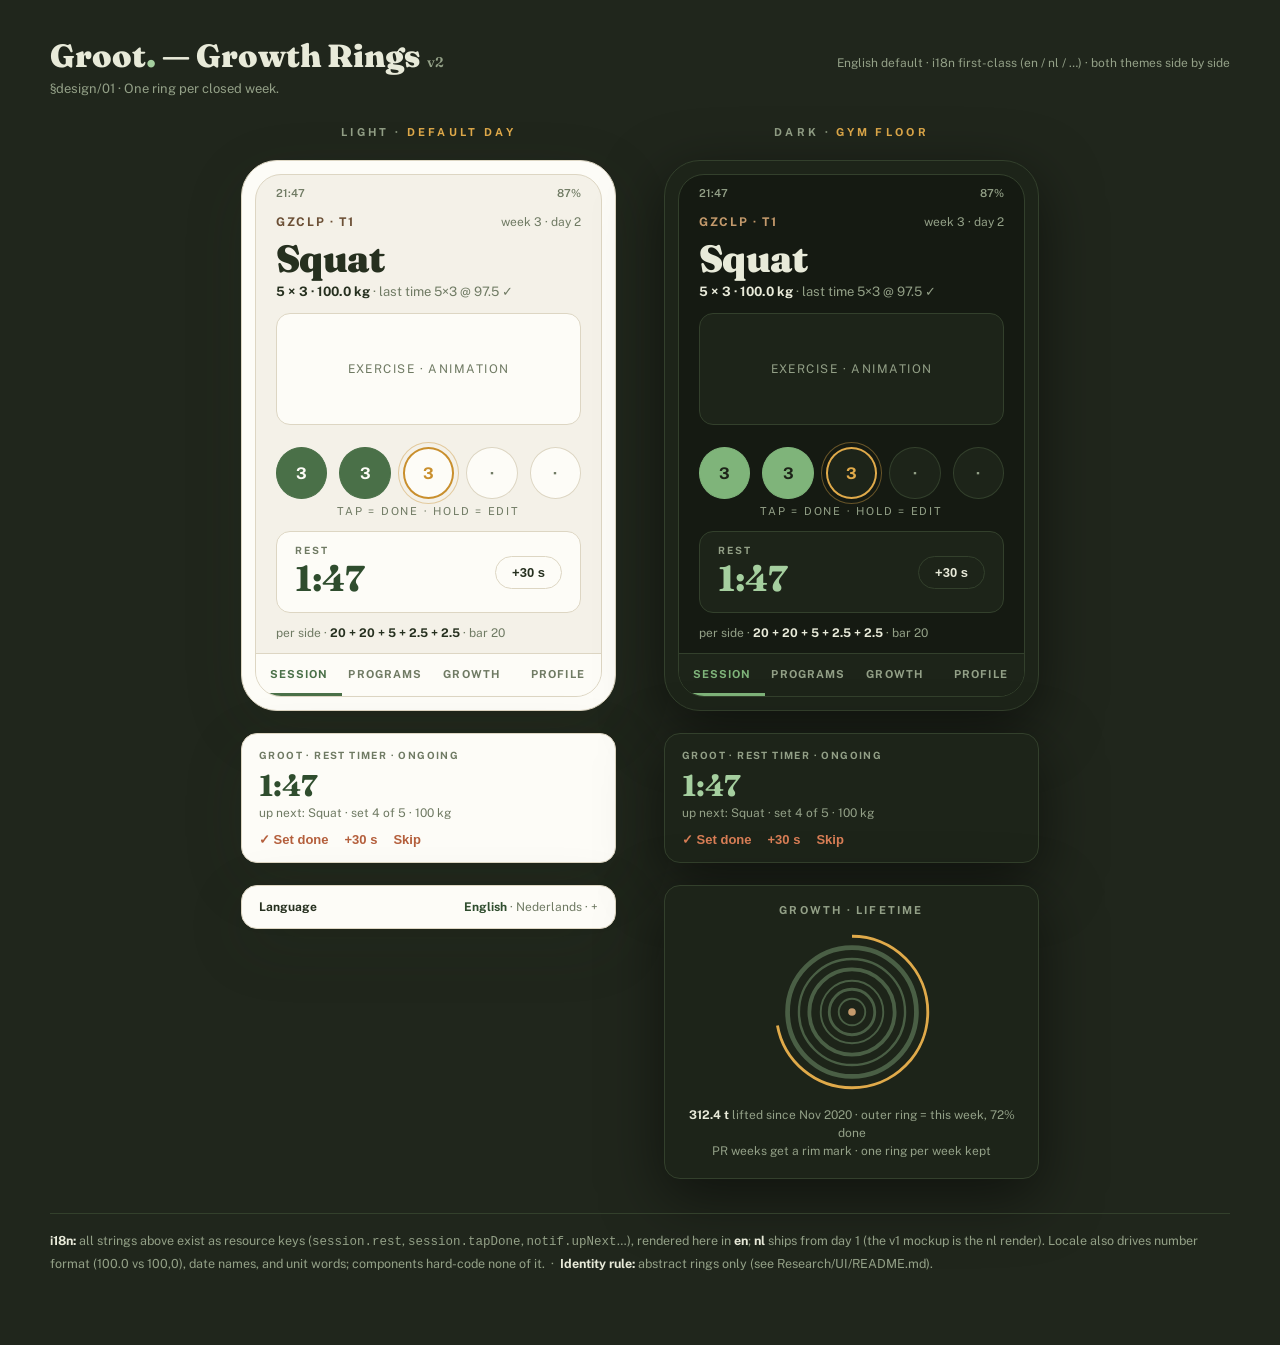
<file: design/growth-rings.html>
<!doctype html>
<html lang="en">
<head>
<meta charset="utf-8">
<meta name="viewport" content="width=device-width, initial-scale=1">
<title>Groot — Growth Rings v2 (EN · light + dark)</title>
<link rel="preconnect" href="https://fonts.googleapis.com">
<link href="https://fonts.googleapis.com/css2?family=Fraunces:opsz,wght@9..144,500;9..144,700;9..144,900&family=Public+Sans:wght@400;600;700&display=swap" rel="stylesheet">
<style>
/* page chrome (neutral, so both themes read true) */
*{margin:0;padding:0;box-sizing:border-box}
body{background:#20261c;color:#e8ead9;font-family:"Public Sans",sans-serif;min-height:100vh;
  display:flex;flex-direction:column;align-items:center;padding:36px 16px 72px}
.pagehead{width:100%;max-width:1180px;margin-bottom:6px;display:flex;justify-content:space-between;align-items:baseline;flex-wrap:wrap;gap:8px}
.pagehead h1{font-family:"Fraunces",serif;font-weight:900;font-size:32px}
.pagehead h1 span{color:#a5cf9f}
.pagehead .meta{font-size:12px;color:#93a087}
.pagesub{width:100%;max-width:1180px;font-size:13px;color:#93a087;margin-bottom:30px}
.duo{display:flex;gap:48px;flex-wrap:wrap;justify-content:center;align-items:flex-start}

/* theme scopes — same tokens, two values */
.theme-light{
  --bg:#f4f1e8; --card:#fdfcf7; --line:#ddd6c3;
  --ink:#26301f; --dim:#6f7a63;
  --moss:#4a7048; --moss-deep:#2f4d2e; --bark:#6b4f35; --amber:#c98f2d; --clay:#b45f3c;
  --ring:#8aa385; --shadow:0 18px 60px rgba(38,48,31,.16);
}
.theme-dark{
  --bg:#151a12; --card:#1d2419; --line:#33402c;
  --ink:#e8ead9; --dim:#93a087;
  --moss:#7fb47a; --moss-deep:#a5cf9f; --bark:#c49a6c; --amber:#e0aa4a; --clay:#d97e56;
  --ring:#4a5f45; --shadow:0 18px 60px rgba(0,0,0,.5);
}
.col{display:flex;flex-direction:column;gap:22px;align-items:center}
.collabel{font-size:11px;font-weight:700;letter-spacing:.3em;text-transform:uppercase;color:#93a087}
.collabel b{color:#e0aa4a}

.phone{width:375px;background:var(--card);border:1px solid var(--line);border-radius:36px;padding:13px;box-shadow:var(--shadow)}
.screen{border-radius:26px;overflow:hidden;background:var(--bg);border:1px solid var(--line);color:var(--ink)}
.statusbar{display:flex;justify-content:space-between;padding:12px 20px 4px;font-size:11px;font-weight:600;color:var(--dim)}
.appbar{padding:12px 20px 0;display:flex;justify-content:space-between;align-items:baseline}
.appbar .prog{font-size:12px;font-weight:700;letter-spacing:.14em;color:var(--bark);text-transform:uppercase}
.appbar .day{font-size:12px;color:var(--dim)}
.exname{padding:6px 20px 0;font-family:"Fraunces",serif;font-weight:900;font-size:38px;letter-spacing:-.015em}
.exmeta{padding:2px 20px 14px;font-size:13px;color:var(--dim)}
.exmeta b{color:var(--ink);font-weight:700}
.gif{margin:0 20px;height:112px;border:1px solid var(--line);border-radius:14px;background:var(--card);
  display:flex;align-items:center;justify-content:center;color:var(--dim);font-size:12px;letter-spacing:.12em;text-transform:uppercase}
.sets{display:flex;gap:12px;justify-content:center;padding:22px 20px 6px}
.set{width:52px;height:52px;border-radius:50%;display:flex;align-items:center;justify-content:center;
  font-weight:700;font-size:16px;border:1.5px solid var(--line);color:var(--dim);background:var(--card)}
.set.done{border-color:var(--moss);background:var(--moss);color:var(--card)}
.set.active{border:2px solid var(--amber);color:var(--amber);position:relative}
.set.active::after{content:"";position:absolute;inset:-7px;border:1.5px solid var(--amber);border-radius:50%;opacity:.4;animation:grow 1.8s infinite}
@keyframes grow{0%{transform:scale(.85);opacity:.55}100%{transform:scale(1.12);opacity:0}}
.setlabel{text-align:center;font-size:11px;color:var(--dim);letter-spacing:.16em;text-transform:uppercase;padding-bottom:14px}
.timer{margin:0 20px;border-radius:14px;background:var(--card);border:1px solid var(--line);
  padding:12px 18px;display:flex;align-items:center;justify-content:space-between}
.timer .t{font-family:"Fraunces",serif;font-weight:700;font-size:36px;font-variant-numeric:tabular-nums;color:var(--moss-deep)}
.timer .lbl{font-size:10px;font-weight:700;letter-spacing:.2em;color:var(--dim);text-transform:uppercase}
.plus{background:none;border:1px solid var(--line);border-radius:999px;color:var(--ink);
  padding:8px 16px;font-weight:700;font-size:13px;cursor:pointer}
.plates{margin:13px 20px;font-size:12px;color:var(--dim)}
.plates b{color:var(--ink);font-weight:700}
.nav{display:flex;border-top:1px solid var(--line);margin-top:12px;background:var(--card)}
.nav div{flex:1;text-align:center;padding:14px 0 16px;font-size:11px;font-weight:700;letter-spacing:.1em;color:var(--dim);text-transform:uppercase}
.nav .on{color:var(--moss);box-shadow:inset 0 -3px 0 var(--moss)}

.notif{width:375px;background:var(--card);border:1px solid var(--line);border-radius:16px;padding:15px 17px;box-shadow:var(--shadow);color:var(--ink)}
.notif .app{font-size:10px;font-weight:700;letter-spacing:.14em;color:var(--dim);text-transform:uppercase;margin-bottom:6px}
.notif .big{font-family:"Fraunces",serif;font-weight:700;font-size:30px;color:var(--moss-deep)}
.notif .sub{font-size:12px;color:var(--dim);margin-top:2px}
.actions{display:flex;gap:16px;margin-top:12px}
.actions button{background:none;border:none;color:var(--clay);font-weight:700;font-size:13px;cursor:pointer;padding:0}

.growth{width:375px;background:var(--card);border:1px solid var(--line);border-radius:16px;padding:18px;text-align:center;color:var(--ink);box-shadow:var(--shadow)}
.growth h3{font-size:11px;font-weight:700;letter-spacing:.2em;color:var(--dim);text-transform:uppercase;margin-bottom:2px}
.growth .cap{font-size:12px;color:var(--dim);line-height:1.5}
.growth .cap b{color:var(--ink)}
.lang{width:375px;background:var(--card);border:1px solid var(--line);border-radius:16px;padding:14px 17px;color:var(--ink);box-shadow:var(--shadow);display:flex;justify-content:space-between;align-items:center}
.lang .k{font-size:12px;font-weight:700}
.lang .v{font-size:12px;color:var(--dim)}
.lang .v b{color:var(--moss-deep);font-weight:700}
.footnote{width:100%;max-width:1180px;margin-top:34px;font-size:12.5px;color:#93a087;line-height:1.7;border-top:1px solid #33402c;padding-top:16px}
.footnote b{color:#e8ead9}
</style>
</head>
<body>
<div class="pagehead">
  <h1>Groot<span>.</span> — Growth Rings <small style="font-size:14px;font-weight:600;color:#93a087">v2</small></h1>
  <div class="meta">English default · i18n first-class (en / nl / …) · both themes side by side</div>
</div>
<div class="pagesub">§design/01 · One ring per closed week.</div>

<div class="duo">
  <!-- LIGHT -->
  <div class="col theme-light">
    <div class="collabel">Light · <b>default day</b></div>
    <div class="phone"><div class="screen">
      <div class="statusbar"><span>21:47</span><span>87%</span></div>
      <div class="appbar"><span class="prog">GZCLP · T1</span><span class="day">week 3 · day 2</span></div>
      <div class="exname">Squat</div>
      <div class="exmeta"><b>5 × 3 · 100.0 kg</b> · last time 5×3 @ 97.5 ✓</div>
      <div class="gif">exercise · animation</div>
      <div class="sets">
        <div class="set done">3</div><div class="set done">3</div>
        <div class="set active">3</div><div class="set">·</div><div class="set">·</div>
      </div>
      <div class="setlabel">tap = done · hold = edit</div>
      <div class="timer"><div><div class="lbl">rest</div><div class="t">1:47</div></div><button class="plus">+30 s</button></div>
      <div class="plates">per side · <b>20 + 20 + 5 + 2.5 + 2.5</b> · bar 20</div>
      <div class="nav"><div class="on">Session</div><div>Programs</div><div>Growth</div><div>Profile</div></div>
    </div></div>
    <div class="notif">
      <div class="app">Groot · rest timer · ongoing</div>
      <div class="big">1:47</div>
      <div class="sub">up next: Squat · set 4 of 5 · 100 kg</div>
      <div class="actions"><button>✓ Set done</button><button>+30 s</button><button>Skip</button></div>
    </div>
    <div class="lang"><span class="k">Language</span><span class="v"><b>English</b> · Nederlands · +</span></div>
  </div>

  <!-- DARK -->
  <div class="col theme-dark">
    <div class="collabel">Dark · <b>gym floor</b></div>
    <div class="phone"><div class="screen">
      <div class="statusbar"><span>21:47</span><span>87%</span></div>
      <div class="appbar"><span class="prog">GZCLP · T1</span><span class="day">week 3 · day 2</span></div>
      <div class="exname">Squat</div>
      <div class="exmeta"><b>5 × 3 · 100.0 kg</b> · last time 5×3 @ 97.5 ✓</div>
      <div class="gif">exercise · animation</div>
      <div class="sets">
        <div class="set done">3</div><div class="set done">3</div>
        <div class="set active">3</div><div class="set">·</div><div class="set">·</div>
      </div>
      <div class="setlabel">tap = done · hold = edit</div>
      <div class="timer"><div><div class="lbl">rest</div><div class="t">1:47</div></div><button class="plus">+30 s</button></div>
      <div class="plates">per side · <b>20 + 20 + 5 + 2.5 + 2.5</b> · bar 20</div>
      <div class="nav"><div class="on">Session</div><div>Programs</div><div>Growth</div><div>Profile</div></div>
    </div></div>
    <div class="notif">
      <div class="app">Groot · rest timer · ongoing</div>
      <div class="big">1:47</div>
      <div class="sub">up next: Squat · set 4 of 5 · 100 kg</div>
      <div class="actions"><button>✓ Set done</button><button>+30 s</button><button>Skip</button></div>
    </div>
    <div class="growth">
      <h3>Growth · lifetime</h3>
      <svg width="180" height="180" viewBox="0 0 190 190" style="margin:4px auto 0">
        <g fill="none" stroke="var(--ring)" stroke-width="2">
          <circle cx="95" cy="95" r="14"/><circle cx="95" cy="95" r="24" stroke-width="3"/>
          <circle cx="95" cy="95" r="33"/><circle cx="95" cy="95" r="45" stroke-width="4"/>
          <circle cx="95" cy="95" r="56" stroke-width="2.5"/><circle cx="95" cy="95" r="68" stroke-width="5"/>
        </g>
        <circle cx="95" cy="95" r="80" fill="none" stroke="var(--amber)" stroke-width="3"
          stroke-dasharray="502" stroke-dashoffset="140" transform="rotate(-90 95 95)"/>
        <circle cx="95" cy="95" r="4" fill="var(--bark)"/>
      </svg>
      <div class="cap"><b>312.4 t</b> lifted since Nov 2020 · outer ring = this week, 72% done<br>PR weeks get a rim mark · one ring per week kept</div>
    </div>
  </div>
</div>

<div class="footnote">
  <b>i18n:</b> all strings above exist as resource keys (<code>session.rest</code>, <code>session.tapDone</code>,
  <code>notif.upNext</code>…), rendered here in <b>en</b>; <b>nl</b> ships from day 1 (the v1 mockup is the nl render).
  Locale also drives number format (100.0 vs 100,0), date names, and unit words; components hard-code none of it.
  &nbsp;·&nbsp; <b>Identity rule:</b> abstract rings only (see Research/UI/README.md).
</div>
</body>
</html>
</file>
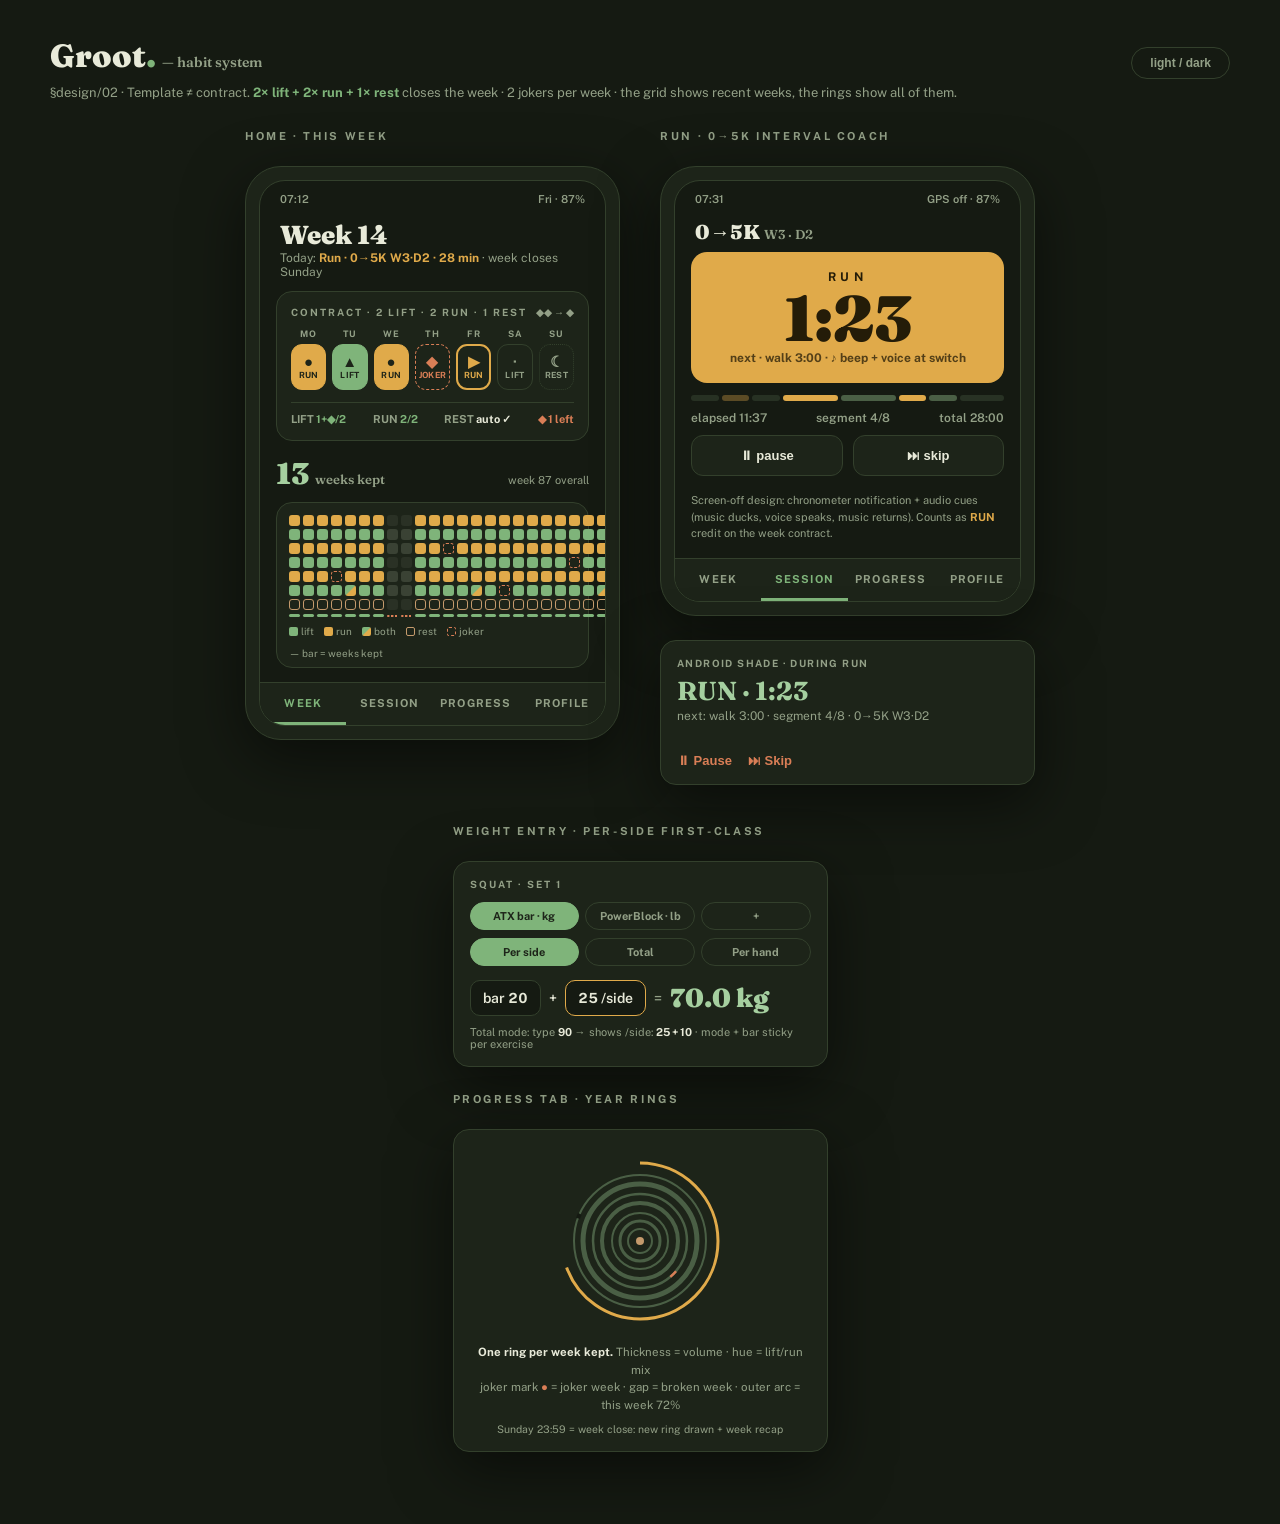
<file: design/habit-rings.html>
<!doctype html>
<html lang="en" data-theme="dark">
<head>
<meta charset="utf-8">
<meta name="viewport" content="width=device-width, initial-scale=1">
<title>Groot — Habit System (contract · grid · rings)</title>
<link rel="preconnect" href="https://fonts.googleapis.com">
<link href="https://fonts.googleapis.com/css2?family=Fraunces:opsz,wght@9..144,500;9..144,700;9..144,900&family=Public+Sans:wght@400;600;700&display=swap" rel="stylesheet">
<style>
:root, [data-theme="light"]{
  --bg:#f4f1e8; --card:#fdfcf7; --line:#ddd6c3;
  --ink:#26301f; --dim:#6f7a63;
  --moss:#4a7048; --moss-deep:#2f4d2e; --bark:#6b4f35; --amber:#c98f2d; --clay:#b45f3c;
  --ring:#8aa385; --wither:#c9c2ae; --shadow:0 18px 60px rgba(38,48,31,.14);
}
[data-theme="dark"]{
  --bg:#151a12; --card:#1d2419; --line:#33402c;
  --ink:#e8ead9; --dim:#93a087;
  --moss:#7fb47a; --moss-deep:#a5cf9f; --bark:#c49a6c; --amber:#e0aa4a; --clay:#d97e56;
  --ring:#4a5f45; --wither:#3a4234; --shadow:0 18px 60px rgba(0,0,0,.5);
}
*{margin:0;padding:0;box-sizing:border-box}
body{background:var(--bg);color:var(--ink);font-family:"Public Sans",sans-serif;min-height:100vh;
  display:flex;flex-direction:column;align-items:center;padding:36px 16px 72px;transition:background .3s}
.serif{font-family:"Fraunces",serif}
header{width:100%;max-width:1180px;display:flex;justify-content:space-between;align-items:baseline;margin-bottom:6px}
header h1{font-family:"Fraunces",serif;font-weight:900;font-size:32px}
header h1 span{color:var(--moss)}
.toggle{background:none;border:1px solid var(--line);color:var(--dim);border-radius:999px;
  padding:8px 18px;font-weight:600;font-size:12px;cursor:pointer}
.toggle:hover{border-color:var(--moss);color:var(--moss)}
.sub{width:100%;max-width:1180px;font-size:13px;color:var(--dim);margin-bottom:30px}
.sub b{color:var(--moss)}
.stage{display:flex;gap:40px;flex-wrap:wrap;justify-content:center;align-items:flex-start;max-width:1180px}
.col{display:flex;flex-direction:column;gap:24px;width:375px}
.label{font-size:11px;font-weight:700;letter-spacing:.24em;color:var(--dim);text-transform:uppercase}

/* ============ phone ============ */
.phone{background:var(--card);border:1px solid var(--line);border-radius:36px;padding:13px;box-shadow:var(--shadow)}
.screen{border-radius:26px;overflow:hidden;background:var(--bg);border:1px solid var(--line)}
.statusbar{display:flex;justify-content:space-between;padding:12px 20px 4px;font-size:11px;font-weight:600;color:var(--dim)}
.htitle{padding:10px 20px 0;font-family:"Fraunces",serif;font-weight:900;font-size:26px}
.hsub{padding:0 20px 12px;font-size:12px;color:var(--dim)}
.hsub b{color:var(--amber);font-weight:700}

/* contract card */
.contract{margin:0 16px;background:var(--card);border:1px solid var(--line);border-radius:16px;padding:14px}
.contract h4{font-size:10px;font-weight:700;letter-spacing:.2em;color:var(--dim);text-transform:uppercase;margin-bottom:10px;display:flex;justify-content:space-between}
.contract h4 .jokers{letter-spacing:0}
.days{display:flex;gap:6px}
.day{flex:1;text-align:center}
.day .dn{font-size:9px;font-weight:700;color:var(--dim);letter-spacing:.08em;margin-bottom:5px}
.slot{height:46px;border-radius:11px;border:1.5px solid var(--line);display:flex;flex-direction:column;
  align-items:center;justify-content:center;gap:1px;font-size:8.5px;font-weight:700;letter-spacing:.04em;color:var(--dim)}
.slot .ic{font-size:15px;line-height:1}
.slot.wl{background:var(--moss);border-color:var(--moss);color:var(--card)}
.slot.run{background:var(--amber);border-color:var(--amber);color:var(--card)}
.slot.joker{border-color:var(--clay);color:var(--clay);border-style:dashed}
.slot.today{border:2px solid var(--amber);color:var(--amber);animation:pulse 1.8s infinite}
@keyframes pulse{0%,100%{box-shadow:0 0 0 0 transparent}50%{box-shadow:0 0 0 5px rgba(224,170,74,.15)}}
.slot.rest{border-style:dotted}
.meter{display:flex;gap:14px;margin-top:12px;padding-top:10px;border-top:1px solid var(--line);
  font-size:11px;font-weight:700;color:var(--dim);justify-content:space-between}
.meter b{color:var(--ink)}
.meter .ok{color:var(--moss)}
.meter .warn{color:var(--clay)}

/* streak + grid */
.streak{margin:14px 16px 0;display:flex;align-items:baseline;justify-content:space-between}
.streak .n{font-family:"Fraunces",serif;font-weight:900;font-size:30px;color:var(--moss-deep)}
.streak .n small{font-size:13px;color:var(--dim);font-weight:600}
.streak .age{font-size:11px;color:var(--dim)}
.grid{margin:10px 16px 6px;background:var(--card);border:1px solid var(--line);border-radius:16px;padding:12px 12px 8px}
.gridrows{display:grid;grid-template-rows:repeat(7,1fr);grid-auto-flow:column;gap:3px;justify-content:start}
.cell{width:11px;height:11px;border-radius:3px;background:var(--wither);opacity:0;animation:sprout .3s forwards}
@keyframes sprout{from{transform:scale(.3);opacity:0}to{transform:scale(1);opacity:1}}
.cell.wl{background:var(--moss)} .cell.run{background:var(--amber)}
.cell.both{background:linear-gradient(135deg,var(--moss) 49%,var(--amber) 51%)}
.cell.rest{background:transparent;border:1.5px solid var(--bark)}
.cell.joker{background:transparent;border:1.5px dashed var(--clay)}
.cell.dead{background:var(--wither);opacity:.45 !important}
.vine{display:grid;grid-auto-flow:column;gap:3px;margin-top:4px;justify-content:start}
.vine i{width:11px;height:3px;border-radius:2px;background:var(--moss);display:block}
.vine i.gap{background:transparent;border-top:2px dotted var(--clay);height:0;margin-top:1px}
.gridcap{font-size:10px;color:var(--dim);margin-top:8px;display:flex;gap:10px;flex-wrap:wrap}
.gridcap i{display:inline-block;width:9px;height:9px;border-radius:2px;margin-right:3px;vertical-align:-1px}
.nav{display:flex;border-top:1px solid var(--line);margin-top:14px;background:var(--card)}
.nav div{flex:1;text-align:center;padding:14px 0 16px;font-size:11px;font-weight:700;letter-spacing:.1em;color:var(--dim);text-transform:uppercase}
.nav .on{color:var(--moss);box-shadow:inset 0 -3px 0 var(--moss)}

/* ============ run screen ============ */
.runstate{margin:8px 16px 0;border-radius:16px;background:var(--amber);color:#241c08;padding:18px;text-align:center}
.runstate .st{font-size:12px;font-weight:700;letter-spacing:.34em}
.runstate .t{font-family:"Fraunces",serif;font-weight:900;font-size:64px;line-height:1.05;font-variant-numeric:tabular-nums}
.runstate .nxt{font-size:12px;font-weight:700;opacity:.75}
.segbar{display:flex;gap:3px;margin:12px 16px 0}
.segbar i{height:6px;border-radius:3px;flex-grow:1}
.segbar .w{background:var(--ring)} .segbar .r{background:var(--amber)}
.segbar .done{opacity:.35}
.runmeta{margin:10px 16px;display:flex;justify-content:space-between;font-size:12px;color:var(--dim);font-weight:600}
.runbtns{display:flex;gap:10px;margin:4px 16px 16px}
.runbtns button{flex:1;padding:12px 0;border-radius:12px;border:1px solid var(--line);background:var(--card);
  color:var(--ink);font-weight:700;font-size:13px;cursor:pointer}

/* ============ side widgets ============ */
.widget{background:var(--card);border:1px solid var(--line);border-radius:16px;padding:16px;box-shadow:var(--shadow)}
.widget h4{font-size:10px;font-weight:700;letter-spacing:.2em;color:var(--dim);text-transform:uppercase;margin-bottom:12px}
.modes{display:flex;gap:6px;margin-bottom:14px}
.modes span{flex:1;text-align:center;font-size:11px;font-weight:700;padding:7px 0;border-radius:999px;border:1px solid var(--line);color:var(--dim)}
.modes .on{background:var(--moss);border-color:var(--moss);color:var(--card)}
.entry{display:flex;align-items:center;gap:8px;font-size:14px;font-weight:600}
.chip{border:1px solid var(--line);border-radius:10px;padding:9px 12px;background:var(--bg)}
.chip b{font-variant-numeric:tabular-nums}
.chip.sel{border-color:var(--amber)}
.eq{color:var(--dim)}
.total{font-family:"Fraunces",serif;font-weight:900;font-size:26px;color:var(--moss-deep)}
.hint{font-size:11px;color:var(--dim);margin-top:10px}
.hint b{color:var(--ink)}
.notif .app{font-size:10px;font-weight:700;letter-spacing:.14em;color:var(--dim);text-transform:uppercase;margin-bottom:6px}
.notif .big{font-family:"Fraunces",serif;font-weight:700;font-size:26px;color:var(--moss-deep)}
.notif .sub{font-size:12px;color:var(--dim);margin-top:2px}
.actions{display:flex;gap:16px;margin-top:10px}
.actions button{background:none;border:none;color:var(--clay);font-weight:700;font-size:13px;cursor:pointer;padding:0}
.ringcard{text-align:center}
.ringcap{font-size:11.5px;color:var(--dim);line-height:1.55;margin-top:4px}
.ringcap b{color:var(--ink)}
.legend{font-size:10.5px;color:var(--dim);margin-top:8px}
</style>
</head>
<body>
<header>
  <h1>Groot<span>.</span> <small style="font-size:14px;font-weight:600;color:var(--dim)">— habit system</small></h1>
  <button class="toggle" onclick="document.documentElement.dataset.theme=document.documentElement.dataset.theme==='dark'?'light':'dark'">light / dark</button>
</header>
<div class="sub">§design/02 · Template ≠ contract. <b>2× lift + 2× run + 1× rest</b> closes the week · 2 jokers per week · the grid shows recent weeks, the rings show all of them.</div>

<div class="stage">

  <!-- COLUMN 1: home / this week -->
  <div class="col">
    <div class="label">Home · this week</div>
    <div class="phone"><div class="screen">
      <div class="statusbar"><span>07:12</span><span>Fri · 87%</span></div>
      <div class="htitle">Week 14</div>
      <div class="hsub">Today: <b>Run · 0→5K W3·D2 · 28 min</b> · week closes Sunday</div>

      <div class="contract">
        <h4><span>Contract · 2 lift · 2 run · 1 rest</span><span class="jokers">◆◆ → ◆</span></h4>
        <div class="days">
          <div class="day"><div class="dn">MO</div><div class="slot run"><span class="ic">●</span>RUN</div></div>
          <div class="day"><div class="dn">TU</div><div class="slot wl"><span class="ic">▲</span>LIFT</div></div>
          <div class="day"><div class="dn">WE</div><div class="slot run"><span class="ic">●</span>RUN</div></div>
          <div class="day"><div class="dn">TH</div><div class="slot joker"><span class="ic">◆</span>JOKER</div></div>
          <div class="day"><div class="dn">FR</div><div class="slot today"><span class="ic">▶</span>RUN</div></div>
          <div class="day"><div class="dn">SA</div><div class="slot"><span class="ic">·</span>LIFT</div></div>
          <div class="day"><div class="dn">SU</div><div class="slot rest"><span class="ic">☾</span>REST</div></div>
        </div>
        <div class="meter">
          <span>LIFT <b class="ok">1+◆/2</b></span>
          <span>RUN <b class="ok">2/2</b></span>
          <span>REST <b>auto ✓</b></span>
          <span class="warn">◆ 1 left</span>
        </div>
      </div>

      <div class="streak">
        <div class="n">13 <small>weeks kept</small></div>
        <div class="age">week 87 overall</div>
      </div>

      <div class="grid">
        <div class="gridrows" id="grid"></div>
        <div class="vine" id="vine"></div>
        <div class="gridcap">
          <span><i style="background:var(--moss)"></i>lift</span>
          <span><i style="background:var(--amber)"></i>run</span>
          <span><i style="background:linear-gradient(135deg,var(--moss) 49%,var(--amber) 51%)"></i>both</span><!-- geometric legend, no leaf shapes -->
          <span><i style="border:1.5px solid var(--bark)"></i>rest</span>
          <span><i style="border:1.5px dashed var(--clay)"></i>joker</span>
          <span>— bar = weeks kept</span>
        </div>
      </div>

      <div class="nav"><div class="on">Week</div><div>Session</div><div>Progress</div><div>Profile</div></div>
    </div></div>
  </div>

  <!-- COLUMN 2: run screen -->
  <div class="col">
    <div class="label">Run · 0→5K interval coach</div>
    <div class="phone"><div class="screen">
      <div class="statusbar"><span>07:31</span><span>GPS off · 87%</span></div>
      <div class="htitle" style="font-size:20px">0→5K <span style="color:var(--dim);font-weight:600;font-size:13px">W3 · D2</span></div>
      <div class="runstate">
        <div class="st">RUN</div>
        <div class="t">1:23</div>
        <div class="nxt">next · walk 3:00 · ♪ beep + voice at switch</div>
      </div>
      <div class="segbar">
        <i class="w done"></i><i class="r done"></i><i class="w done"></i><i class="r" style="flex-grow:2"></i><i class="w" style="flex-grow:2"></i><i class="r"></i><i class="w"></i><i class="w done" style="flex-grow:1.6"></i>
      </div>
      <div class="runmeta"><span>elapsed 11:37</span><span>segment 4/8</span><span>total 28:00</span></div>
      <div class="runbtns"><button>⏸ pause</button><button>⏭ skip</button></div>
      <div style="margin:0 16px 16px;font-size:11px;color:var(--dim);line-height:1.5">
        Screen-off design: chronometer notification + audio cues (music ducks, voice speaks, music returns).
        Counts as <b style="color:var(--amber)">RUN</b> credit on the week contract.
      </div>
      <div class="nav"><div>Week</div><div class="on">Session</div><div>Progress</div><div>Profile</div></div>
    </div></div>

    <div class="widget notif">
      <div class="app">Android shade · during run</div>
      <div class="big">RUN · 1:23</div>
      <div class="sub">next: walk 3:00 · segment 4/8 · 0→5K W3·D2</div>
      <div class="actions"><button>⏸ Pause</button><button>⏭ Skip</button></div>
    </div>
  </div>

  <!-- COLUMN 3: weight entry + rings -->
  <div class="col">
    <div class="label">Weight entry · per-side first-class</div>
    <div class="widget">
      <h4>Squat · set 1</h4>
      <div class="modes" style="margin-bottom:8px"><span class="on">ATX bar · kg</span><span>PowerBlock · lb</span><span>+</span></div>
      <div class="modes"><span class="on">Per side</span><span>Total</span><span>Per hand</span></div>
      <div class="entry">
        <span class="chip">bar <b>20</b></span>
        <span>+</span>
        <span class="chip sel"><b>25</b> /side</span>
        <span class="eq">=</span>
        <span class="total">70.0 kg</span>
      </div>
      <div class="hint">Total mode: type <b>90</b> → shows /side: <b>25 + 10</b> · mode + bar sticky per exercise</div>
    </div>

    <div class="label" style="margin-top:2px">Progress tab · year rings</div>
    <div class="widget ringcard">
      <svg width="190" height="190" viewBox="0 0 190 190">
        <g fill="none" stroke="var(--ring)" stroke-width="2">
          <circle cx="95" cy="95" r="12"/><circle cx="95" cy="95" r="20" stroke-width="3"/>
          <circle cx="95" cy="95" r="28"/><circle cx="95" cy="95" r="38" stroke-width="4"/>
          <circle cx="95" cy="95" r="47" stroke-width="2.5"/><circle cx="95" cy="95" r="57" stroke-width="5"/>
          <circle cx="95" cy="95" r="66" stroke-width="2"/>
        </g>
        <!-- knot = joker week, gap = scar -->
        <circle cx="95" cy="95" r="47" fill="none" stroke="var(--clay)" stroke-width="2.5" stroke-dasharray="8 287" transform="rotate(40 95 95)"/>
        <circle cx="95" cy="95" r="66" fill="none" stroke="var(--bg)" stroke-width="4" stroke-dasharray="5 410" transform="rotate(200 95 95)"/>
        <circle cx="95" cy="95" r="78" fill="none" stroke="var(--amber)" stroke-width="3"
          stroke-dasharray="490" stroke-dashoffset="150" transform="rotate(-90 95 95)"/>
        <circle cx="95" cy="95" r="4" fill="var(--bark)"/>
      </svg>
      <div class="ringcap"><b>One ring per week kept.</b> Thickness = volume · hue = lift/run mix<br>
      joker mark <span style="color:var(--clay)">●</span> = joker week · gap = broken week · outer arc = this week 72%</div>
      <div class="legend">Sunday 23:59 = week close: new ring drawn + week recap</div>
    </div>
  </div>
</div>

<script>
// season grid: 26 weeks × 7 days, botanical github-style
const weeks = 26, grid = document.getElementById('grid'), vine = document.getElementById('vine');
// deterministic pattern: mostly kept weeks, one dead stretch, jokers sprinkled
const deadWeeks = [7,8]; const jokerDays = {3:4,11:2,15:5,20:3,24:3};
const plan = ['run','wl','run','wl','run','wl','rest']; // Mon..Sun template
let d = 0;
for (let w = 0; w < weeks; w++) {
  for (let day = 0; day < 7; day++) {
    const c = document.createElement('i');
    let cls = 'cell';
    if (deadWeeks.includes(w)) { cls += (day%3==0) ? ' dead' : ''; }
    else if (jokerDays[w] === day) cls += ' joker';
    else if (plan[day] === 'rest') cls += ' rest';
    else if (w % 9 === 4 && day === 5) cls += ' both';
    else cls += ' ' + plan[day];
    c.className = cls;
    c.style.animationDelay = (d++ * 6) + 'ms';
    grid.appendChild(c);
  }
  const v = document.createElement('i');
  if (deadWeeks.includes(w)) v.className = 'gap';
  vine.appendChild(v);
}
</script>
</body>
</html>
</file>
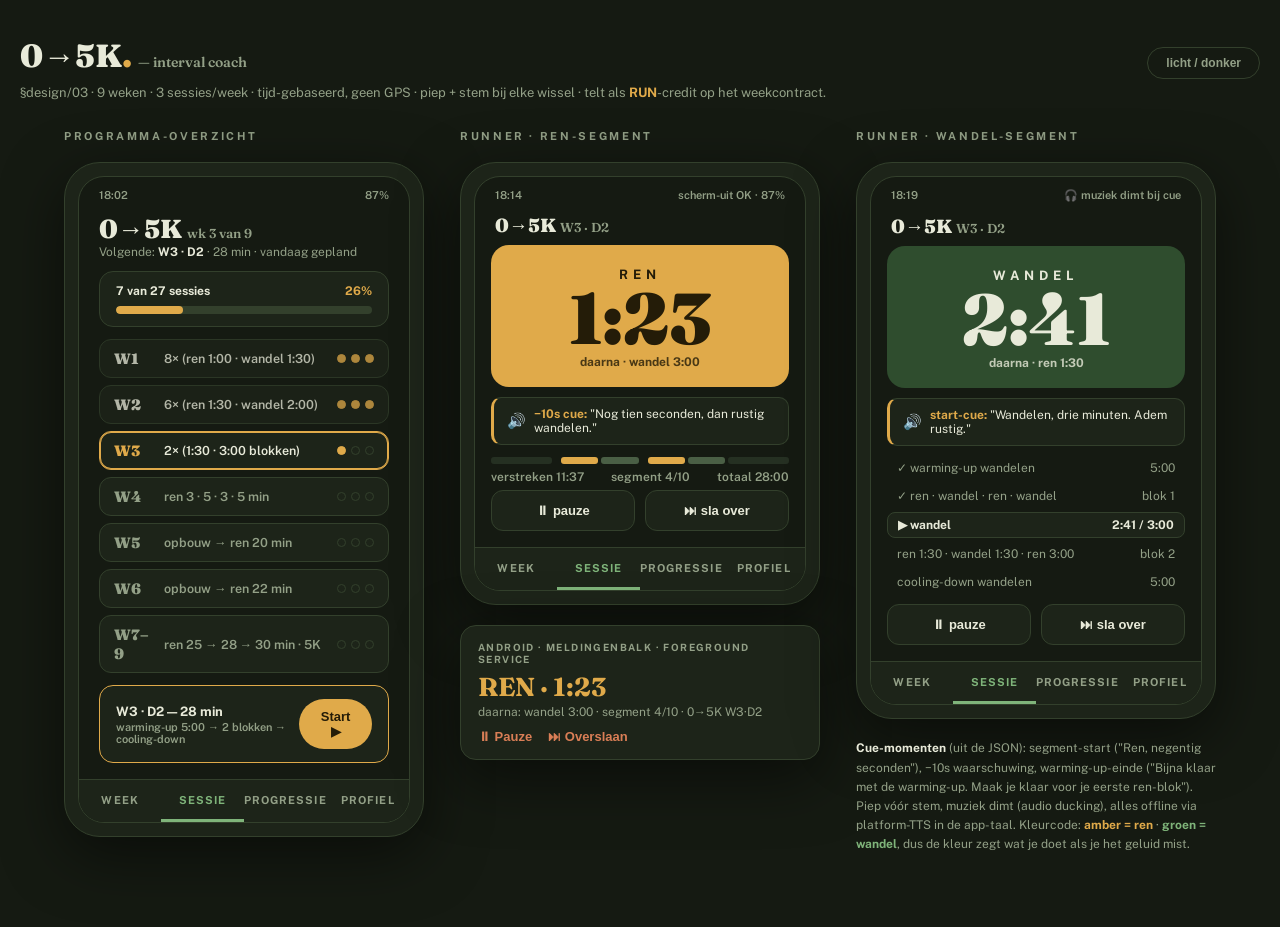
<file: design/run-05k.html>
<!doctype html>
<html lang="en" data-theme="dark">
<head>
<meta charset="utf-8">
<meta name="viewport" content="width=device-width, initial-scale=1">
<title>Groot — 0→5K mockup</title>
<link rel="preconnect" href="https://fonts.googleapis.com">
<link href="https://fonts.googleapis.com/css2?family=Fraunces:opsz,wght@9..144,500;9..144,700;9..144,900&family=Public+Sans:wght@400;600;700&display=swap" rel="stylesheet">
<style>
:root, [data-theme="light"]{
  --bg:#f4f1e8; --card:#fdfcf7; --line:#ddd6c3;
  --ink:#26301f; --dim:#6f7a63;
  --moss:#4a7048; --moss-deep:#2f4d2e; --bark:#6b4f35; --amber:#c98f2d; --clay:#b45f3c;
  --ring:#8aa385; --shadow:0 18px 60px rgba(38,48,31,.14);
  --run:#c98f2d; --run-ink:#241c08; --walk:#4a7048; --walk-ink:#f2f5ec;
}
[data-theme="dark"]{
  --bg:#151a12; --card:#1d2419; --line:#33402c;
  --ink:#e8ead9; --dim:#93a087;
  --moss:#7fb47a; --moss-deep:#a5cf9f; --bark:#c49a6c; --amber:#e0aa4a; --clay:#d97e56;
  --ring:#4a5f45; --shadow:0 18px 60px rgba(0,0,0,.5);
  --run:#e0aa4a; --run-ink:#241c08; --walk:#2f4d2e; --walk-ink:#e8ead9;
}
*{margin:0;padding:0;box-sizing:border-box}
body{background:var(--bg);color:var(--ink);font-family:"Public Sans",sans-serif;min-height:100vh;
  display:flex;flex-direction:column;align-items:center;padding:36px 16px 72px}
header{width:100%;max-width:1240px;display:flex;justify-content:space-between;align-items:baseline;margin-bottom:6px}
header h1{font-family:"Fraunces",serif;font-weight:900;font-size:32px}
header h1 span{color:var(--amber)}
.toggle{background:none;border:1px solid var(--line);color:var(--dim);border-radius:999px;
  padding:8px 18px;font-weight:600;font-size:12px;cursor:pointer}
.toggle:hover{border-color:var(--amber);color:var(--amber)}
.sub{width:100%;max-width:1240px;font-size:13px;color:var(--dim);margin-bottom:30px}
.sub b{color:var(--amber)}
.stage{display:flex;gap:36px;flex-wrap:wrap;justify-content:center;align-items:flex-start;max-width:1240px}
.col{display:flex;flex-direction:column;gap:20px;width:360px}
.label{font-size:11px;font-weight:700;letter-spacing:.24em;color:var(--dim);text-transform:uppercase}

.phone{background:var(--card);border:1px solid var(--line);border-radius:36px;padding:13px;box-shadow:var(--shadow)}
.screen{border-radius:26px;overflow:hidden;background:var(--bg);border:1px solid var(--line)}
.statusbar{display:flex;justify-content:space-between;padding:12px 20px 4px;font-size:11px;font-weight:600;color:var(--dim)}
.htitle{padding:8px 20px 0;font-family:"Fraunces",serif;font-weight:900;font-size:26px}
.htitle small{font-size:13px;font-weight:600;color:var(--dim)}
.hsub{padding:0 20px 12px;font-size:12px;color:var(--dim)}
.hsub b{color:var(--ink)}

/* overview */
.progressband{margin:0 20px 12px;background:var(--card);border:1px solid var(--line);border-radius:14px;padding:12px 16px}
.progressband .row{display:flex;justify-content:space-between;font-size:12px;font-weight:700;margin-bottom:8px}
.progressband .row b{color:var(--amber)}
.pbar{height:8px;border-radius:4px;background:var(--line);overflow:hidden}
.pbar i{display:block;height:100%;width:26%;background:var(--amber);border-radius:4px}
.weeks{margin:0 20px;display:flex;flex-direction:column;gap:7px}
.wk{display:flex;align-items:center;gap:12px;background:var(--card);border:1px solid var(--line);
  border-radius:12px;padding:9px 14px;font-size:12.5px;font-weight:600}
.wk .n{font-family:"Fraunces",serif;font-weight:900;font-size:15px;width:38px;color:var(--dim)}
.wk .what{flex:1;color:var(--dim)}
.wk .dots{display:flex;gap:5px}
.wk .dots i{width:9px;height:9px;border-radius:50%;border:1.5px solid var(--line)}
.wk .dots i.d{background:var(--amber);border-color:var(--amber)}
.wk.done{opacity:.75}
.wk.done .n,.wk.done .what{color:var(--ink)}
.wk.cur{border-color:var(--amber);box-shadow:inset 0 0 0 1px var(--amber)}
.wk.cur .n{color:var(--amber)}
.wk.cur .what{color:var(--ink)}
.nextcard{margin:12px 20px 16px;background:var(--card);border:1px solid var(--amber);border-radius:14px;padding:13px 16px;display:flex;justify-content:space-between;align-items:center}
.nextcard .t{font-size:13px;font-weight:700}
.nextcard .t small{display:block;font-size:11px;color:var(--dim);font-weight:600;margin-top:2px}
.gobtn{background:var(--amber);color:var(--run-ink);border:none;border-radius:999px;padding:10px 20px;
  font-weight:700;font-size:13px;cursor:pointer}
.nav{display:flex;border-top:1px solid var(--line);background:var(--card)}
.nav div{flex:1;text-align:center;padding:14px 0 16px;font-size:11px;font-weight:700;letter-spacing:.1em;color:var(--dim);text-transform:uppercase}
.nav .on{color:var(--moss);box-shadow:inset 0 -3px 0 var(--moss)}

/* runner */
.flood{margin:8px 16px 0;border-radius:18px;padding:22px 18px 18px;text-align:center}
.flood.runmode{background:var(--run);color:var(--run-ink)}
.flood.walkmode{background:var(--walk);color:var(--walk-ink)}
.flood .st{font-size:13px;font-weight:700;letter-spacing:.38em}
.flood .t{font-family:"Fraunces",serif;font-weight:900;font-size:72px;line-height:1.02;font-variant-numeric:tabular-nums}
.flood .nxt{font-size:12px;font-weight:700;opacity:.8}
.cue{margin:10px 16px 0;background:var(--card);border:1px solid var(--line);border-left:3px solid var(--amber);
  border-radius:10px;padding:9px 13px;font-size:12px;color:var(--ink);display:flex;gap:8px;align-items:center}
.cue b{color:var(--amber)}
.cue .spk{font-size:15px}
.segbar{display:flex;gap:3px;margin:12px 16px 0}
.segbar i{height:7px;border-radius:3px}
.segbar .w{background:var(--ring)} .segbar .r{background:var(--amber)}
.segbar .done{opacity:.32}
.seglist{margin:10px 16px;display:flex;flex-direction:column;gap:4px;font-size:12px;color:var(--dim)}
.seglist div{display:flex;justify-content:space-between;padding:5px 10px;border-radius:8px}
.seglist .cur{background:var(--card);border:1px solid var(--line);color:var(--ink);font-weight:700}
.runmeta{margin:6px 16px;display:flex;justify-content:space-between;font-size:12px;color:var(--dim);font-weight:600}
.runbtns{display:flex;gap:10px;margin:4px 16px 16px}
.runbtns button{flex:1;padding:12px 0;border-radius:12px;border:1px solid var(--line);background:var(--card);
  color:var(--ink);font-weight:700;font-size:13px;cursor:pointer}

.notif{background:var(--card);border:1px solid var(--line);border-radius:16px;padding:15px 17px;box-shadow:var(--shadow)}
.notif .app{font-size:10px;font-weight:700;letter-spacing:.14em;color:var(--dim);text-transform:uppercase;margin-bottom:6px}
.notif .big{font-family:"Fraunces",serif;font-weight:700;font-size:26px;color:var(--amber)}
.notif .subt{font-size:12px;color:var(--dim);margin-top:2px}
.actions{display:flex;gap:16px;margin-top:10px}
.actions button{background:none;border:none;color:var(--clay);font-weight:700;font-size:13px;cursor:pointer;padding:0}
.note{font-size:12px;color:var(--dim);line-height:1.6}
.note b{color:var(--ink)}
</style>
</head>
<body>
<header>
  <h1>0→5K<span>.</span> <small style="font-size:14px;font-weight:600;color:var(--dim)">— interval coach</small></h1>
  <button class="toggle" onclick="document.documentElement.dataset.theme=document.documentElement.dataset.theme==='dark'?'light':'dark'">licht / donker</button>
</header>
<div class="sub">§design/03 · 9 weken · 3 sessies/week · tijd-gebaseerd, geen GPS · piep + stem bij elke wissel · telt als <b>RUN</b>-credit op het weekcontract.</div>

<div class="stage">

  <!-- overview -->
  <div class="col">
    <div class="label">Programma-overzicht</div>
    <div class="phone"><div class="screen">
      <div class="statusbar"><span>18:02</span><span>87%</span></div>
      <div class="htitle">0→5K <small>wk 3 van 9</small></div>
      <div class="hsub">Volgende: <b>W3 · D2</b> · 28 min · vandaag gepland</div>
      <div class="progressband">
        <div class="row"><span>7 van 27 sessies</span><b>26%</b></div>
        <div class="pbar"><i></i></div>
      </div>
      <div class="weeks">
        <div class="wk done"><span class="n">W1</span><span class="what">8× (ren 1:00 · wandel 1:30)</span><span class="dots"><i class="d"></i><i class="d"></i><i class="d"></i></span></div>
        <div class="wk done"><span class="n">W2</span><span class="what">6× (ren 1:30 · wandel 2:00)</span><span class="dots"><i class="d"></i><i class="d"></i><i class="d"></i></span></div>
        <div class="wk cur"><span class="n">W3</span><span class="what">2× (1:30 · 3:00 blokken)</span><span class="dots"><i class="d"></i><i></i><i></i></span></div>
        <div class="wk"><span class="n">W4</span><span class="what">ren 3 · 5 · 3 · 5 min</span><span class="dots"><i></i><i></i><i></i></span></div>
        <div class="wk"><span class="n">W5</span><span class="what">opbouw → ren 20 min</span><span class="dots"><i></i><i></i><i></i></span></div>
        <div class="wk"><span class="n">W6</span><span class="what">opbouw → ren 22 min</span><span class="dots"><i></i><i></i><i></i></span></div>
        <div class="wk"><span class="n">W7–9</span><span class="what">ren 25 → 28 → 30 min · 5K</span><span class="dots"><i></i><i></i><i></i></span></div>
      </div>
      <div class="nextcard">
        <div class="t">W3 · D2 — 28 min<small>warming-up 5:00 → 2 blokken → cooling-down</small></div>
        <button class="gobtn">Start ▶</button>
      </div>
      <div class="nav"><div>Week</div><div class="on">Sessie</div><div>Progressie</div><div>Profiel</div></div>
    </div></div>
  </div>

  <!-- runner: RUN state -->
  <div class="col">
    <div class="label">Runner · REN-segment</div>
    <div class="phone"><div class="screen">
      <div class="statusbar"><span>18:14</span><span>scherm-uit OK · 87%</span></div>
      <div class="htitle" style="font-size:19px">0→5K <small>W3 · D2</small></div>
      <div class="flood runmode">
        <div class="st">REN</div>
        <div class="t">1:23</div>
        <div class="nxt">daarna · wandel 3:00</div>
      </div>
      <div class="cue"><span class="spk">🔊</span><span><b>−10s cue:</b> "Nog tien seconden, dan rustig wandelen."</span></div>
      <div class="segbar">
        <i class="w done" style="flex-grow:3.3"></i><i class="r done"></i><i class="w done"></i>
        <i class="r" style="flex-grow:2"></i><i class="w" style="flex-grow:2"></i>
        <i class="r"></i><i class="w"></i><i class="r" style="flex-grow:2"></i><i class="w" style="flex-grow:2"></i>
        <i class="w done" style="flex-grow:3.3"></i>
      </div>
      <div class="runmeta"><span>verstreken 11:37</span><span>segment 4/10</span><span>totaal 28:00</span></div>
      <div class="runbtns"><button>⏸ pauze</button><button>⏭ sla over</button></div>
      <div class="nav"><div>Week</div><div class="on">Sessie</div><div>Progressie</div><div>Profiel</div></div>
    </div></div>
    <div class="notif">
      <div class="app">Android · meldingenbalk · foreground service</div>
      <div class="big">REN · 1:23</div>
      <div class="subt">daarna: wandel 3:00 · segment 4/10 · 0→5K W3·D2</div>
      <div class="actions"><button>⏸ Pauze</button><button>⏭ Overslaan</button></div>
    </div>
  </div>

  <!-- runner: WALK state -->
  <div class="col">
    <div class="label">Runner · WANDEL-segment</div>
    <div class="phone"><div class="screen">
      <div class="statusbar"><span>18:19</span><span>🎧 muziek dimt bij cue</span></div>
      <div class="htitle" style="font-size:19px">0→5K <small>W3 · D2</small></div>
      <div class="flood walkmode">
        <div class="st">WANDEL</div>
        <div class="t">2:41</div>
        <div class="nxt">daarna · ren 1:30</div>
      </div>
      <div class="cue"><span class="spk">🔊</span><span><b>start-cue:</b> "Wandelen, drie minuten. Adem rustig."</span></div>
      <div class="seglist">
        <div><span>✓ warming-up wandelen</span><span>5:00</span></div>
        <div><span>✓ ren · wandel · ren · wandel</span><span>blok 1</span></div>
        <div class="cur"><span>▶ wandel</span><span>2:41 / 3:00</span></div>
        <div><span>ren 1:30 · wandel 1:30 · ren 3:00</span><span>blok 2</span></div>
        <div><span>cooling-down wandelen</span><span>5:00</span></div>
      </div>
      <div class="runbtns"><button>⏸ pauze</button><button>⏭ sla over</button></div>
      <div class="nav"><div>Week</div><div class="on">Sessie</div><div>Progressie</div><div>Profiel</div></div>
    </div></div>
    <p class="note"><b>Cue-momenten</b> (uit de JSON): segment-start ("Ren, negentig seconden"),
    −10s waarschuwing, warming-up-einde ("Bijna klaar met de warming-up. Maak je klaar voor je eerste
    ren-blok"). Piep vóór stem, muziek dimt (audio ducking), alles offline via platform-TTS in de
    app-taal. Kleurcode: <b style="color:var(--amber)">amber = ren</b> · <b style="color:var(--moss)">groen = wandel</b>, dus de kleur zegt wat je doet als je het geluid mist.</p>
  </div>
</div>
</body>
</html>
</file>
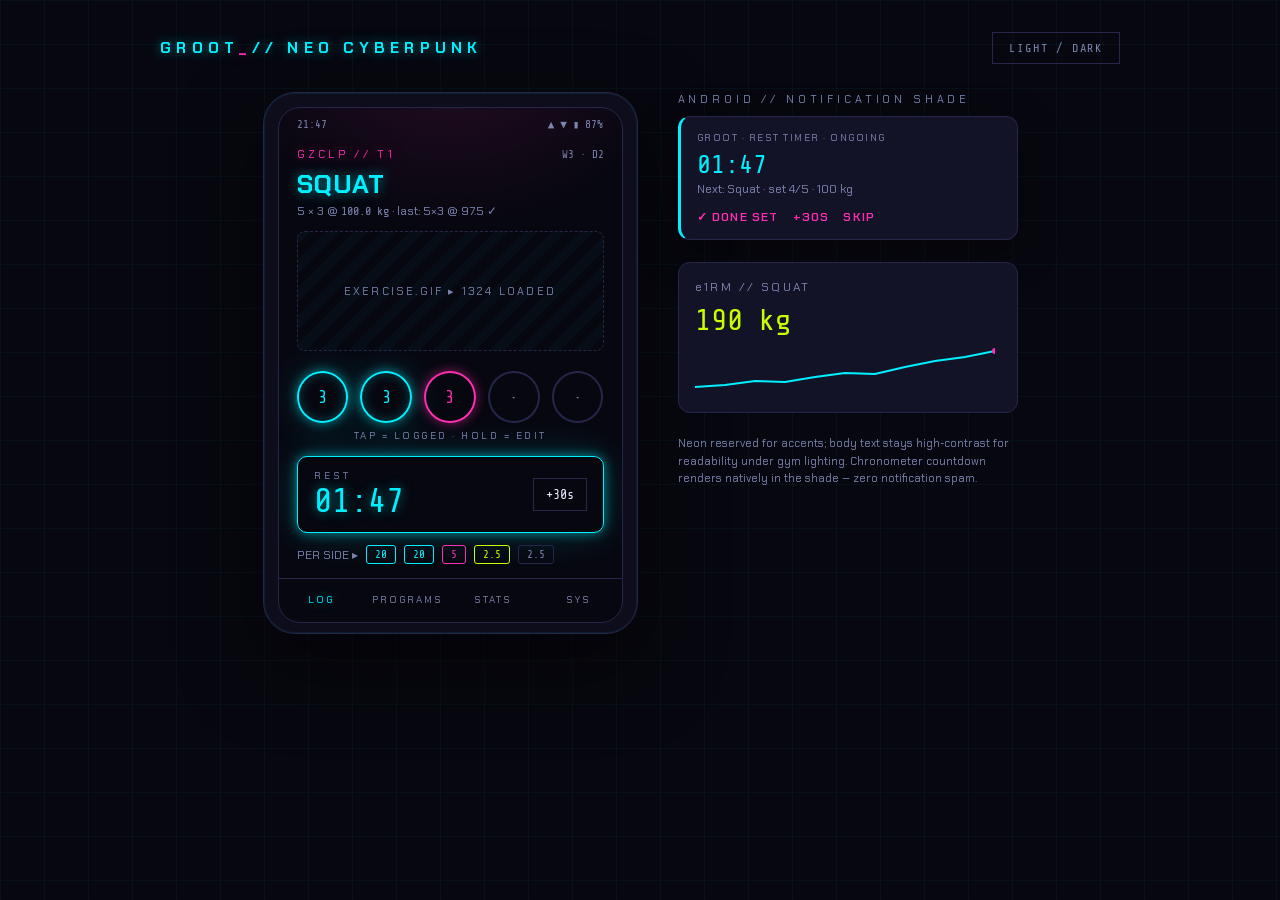
<file: Research/UI/01-neo-cyberpunk.html>
<!doctype html>
<html lang="en" data-theme="dark">
<head>
<meta charset="utf-8">
<meta name="viewport" content="width=device-width, initial-scale=1">
<title>GROOT // Neo Cyberpunk</title>
<link rel="preconnect" href="https://fonts.googleapis.com">
<link href="https://fonts.googleapis.com/css2?family=Chakra+Petch:wght@400;600;700&family=Share+Tech+Mono&display=swap" rel="stylesheet">
<style>
:root{
  --bg:#07070f; --bg2:#0d0d1c; --panel:#11112400; --card:#131328;
  --ink:#e8ecff; --ink-dim:#7d84b0; --line:#26264a;
  --neon:#00f0ff; --neon2:#ff2fb3; --lime:#c8ff00;
  --glow:0 0 12px rgba(0,240,255,.55), 0 0 42px rgba(0,240,255,.18);
  --glow2:0 0 12px rgba(255,47,179,.5);
}
[data-theme="light"]{
  --bg:#e9ecf6; --bg2:#f4f6fd; --card:#ffffff;
  --ink:#14142b; --ink-dim:#5a6088; --line:#c9cfe8;
  --neon:#0077b6; --neon2:#d61f8d; --lime:#5a9e00;
  --glow:0 0 0 rgba(0,0,0,0); --glow2:0 0 0 rgba(0,0,0,0);
}
*{margin:0;padding:0;box-sizing:border-box}
body{
  background:var(--bg); color:var(--ink);
  font-family:"Chakra Petch",sans-serif; min-height:100vh;
  background-image:
    linear-gradient(rgba(0,240,255,.04) 1px, transparent 1px),
    linear-gradient(90deg, rgba(0,240,255,.04) 1px, transparent 1px);
  background-size:44px 44px;
  display:flex; flex-direction:column; align-items:center; padding:32px 16px 64px;
}
.mono{font-family:"Share Tech Mono",monospace}
header{width:100%;max-width:960px;display:flex;justify-content:space-between;align-items:center;margin-bottom:28px}
header h1{font-size:15px;letter-spacing:.35em;color:var(--neon);text-shadow:var(--glow)}
header h1 span{color:var(--neon2);text-shadow:var(--glow2)}
.toggle{background:none;border:1px solid var(--line);color:var(--ink-dim);padding:8px 16px;
  font-family:"Share Tech Mono",monospace;font-size:12px;cursor:pointer;letter-spacing:.15em}
.toggle:hover{border-color:var(--neon);color:var(--neon)}
.stage{display:flex;gap:40px;flex-wrap:wrap;justify-content:center;align-items:flex-start}

/* phone */
.phone{width:375px;background:var(--bg2);border:1px solid var(--line);border-radius:32px;
  padding:14px 14px 10px;box-shadow:0 30px 80px rgba(0,0,0,.55), inset 0 0 0 1px rgba(0,240,255,.08)}
.screen{border-radius:22px;overflow:hidden;border:1px solid var(--line);background:
  radial-gradient(120% 60% at 50% -10%, rgba(255,47,179,.12), transparent 55%), var(--bg)}
.statusbar{display:flex;justify-content:space-between;padding:10px 18px 6px;font-size:11px;color:var(--ink-dim)}
.appbar{padding:10px 18px 4px;display:flex;justify-content:space-between;align-items:baseline}
.appbar .prog{font-size:11px;letter-spacing:.3em;color:var(--neon2);text-shadow:var(--glow2)}
.appbar .day{font-size:11px;color:var(--ink-dim)}
.exname{padding:2px 18px 0;font-size:26px;font-weight:700;letter-spacing:.04em;text-transform:uppercase}
.exname em{font-style:normal;color:var(--neon);text-shadow:var(--glow)}
.exmeta{padding:2px 18px 12px;font-size:12px;color:var(--ink-dim)}
.gif{margin:0 18px;height:120px;border:1px dashed var(--line);border-radius:8px;display:flex;
  align-items:center;justify-content:center;color:var(--ink-dim);font-size:11px;letter-spacing:.2em;
  background:repeating-linear-gradient(-45deg, transparent 0 10px, rgba(0,240,255,.03) 10px 20px)}
.sets{display:flex;gap:12px;justify-content:center;padding:20px 18px 6px}
.set{width:52px;height:52px;border-radius:50%;display:flex;align-items:center;justify-content:center;
  font-family:"Share Tech Mono",monospace;font-size:17px;border:2px solid var(--line);color:var(--ink-dim);position:relative}
.set.done{border-color:var(--neon);color:var(--neon);box-shadow:var(--glow), inset 0 0 12px rgba(0,240,255,.25)}
.set.active{border-color:var(--neon2);color:var(--neon2);box-shadow:var(--glow2);animation:pulse 1.6s infinite}
@keyframes pulse{0%,100%{transform:scale(1)}50%{transform:scale(1.07)}}
.setlabel{text-align:center;font-size:10px;color:var(--ink-dim);letter-spacing:.25em;padding-bottom:14px}
.timer{margin:0 18px;border:1px solid var(--neon);border-radius:10px;padding:12px 16px;
  display:flex;align-items:center;justify-content:space-between;box-shadow:var(--glow)}
.timer .t{font-family:"Share Tech Mono",monospace;font-size:34px;color:var(--neon);text-shadow:var(--glow)}
.timer .lbl{font-size:10px;letter-spacing:.3em;color:var(--ink-dim)}
.timer .plus{border:1px solid var(--line);background:none;color:var(--ink);padding:8px 12px;
  font-family:"Share Tech Mono",monospace;cursor:pointer}
.plates{margin:12px 18px;font-size:12px;color:var(--ink-dim);display:flex;gap:8px;align-items:center}
.plate{padding:2px 8px;border:1px solid var(--line);border-radius:3px;font-family:"Share Tech Mono",monospace;font-size:11px}
.plate.p20{border-color:var(--neon);color:var(--neon)} .plate.p5{border-color:var(--neon2);color:var(--neon2)}
.plate.p25{border-color:var(--lime);color:var(--lime)}
.nav{display:flex;border-top:1px solid var(--line);margin-top:14px}
.nav div{flex:1;text-align:center;padding:14px 0 16px;font-size:10px;letter-spacing:.2em;color:var(--ink-dim)}
.nav .on{color:var(--neon);text-shadow:var(--glow)}

/* side column */
.aside{width:340px;display:flex;flex-direction:column;gap:22px}
.label{font-size:11px;letter-spacing:.35em;color:var(--ink-dim);margin-bottom:10px}
.notif{background:var(--card);border:1px solid var(--line);border-left:3px solid var(--neon);
  border-radius:12px;padding:14px 16px;box-shadow:0 12px 40px rgba(0,0,0,.4)}
.notif .app{font-size:10px;color:var(--ink-dim);letter-spacing:.15em;margin-bottom:6px}
.notif .row{display:flex;justify-content:space-between;align-items:center}
.notif .big{font-family:"Share Tech Mono",monospace;font-size:26px;color:var(--neon)}
.notif .sub{font-size:12px;color:var(--ink-dim);margin-top:2px}
.actions{display:flex;gap:14px;margin-top:12px}
.actions button{background:none;border:none;color:var(--neon2);font-family:"Chakra Petch";font-weight:600;
  font-size:12px;letter-spacing:.1em;cursor:pointer}
.stat{background:var(--card);border:1px solid var(--line);border-radius:12px;padding:16px}
.stat h3{font-size:12px;letter-spacing:.2em;color:var(--ink-dim);font-weight:400;margin-bottom:8px}
.stat .val{font-family:"Share Tech Mono",monospace;font-size:30px;color:var(--lime)}
.spark{margin-top:10px;height:44px}
.note{font-size:11px;color:var(--ink-dim);line-height:1.6}
</style>
</head>
<body>
<header>
  <h1>GROOT<span>_</span>// NEO CYBERPUNK</h1>
  <button class="toggle" onclick="document.documentElement.dataset.theme=document.documentElement.dataset.theme==='dark'?'light':'dark'">LIGHT / DARK</button>
</header>

<div class="stage">
  <div class="phone"><div class="screen">
    <div class="statusbar mono"><span>21:47</span><span>▲ ▼ ▮ 87%</span></div>
    <div class="appbar"><span class="prog">GZCLP // T1</span><span class="day mono">W3 · D2</span></div>
    <div class="exname"><em>SQUAT</em></div>
    <div class="exmeta">5 × 3 @ <span class="mono">100.0 kg</span> · last: 5×3 @ 97.5 ✓</div>
    <div class="gif">EXERCISE.GIF ▸ 1324 LOADED</div>
    <div class="sets">
      <div class="set done">3</div>
      <div class="set done">3</div>
      <div class="set active">3</div>
      <div class="set">·</div>
      <div class="set">·</div>
    </div>
    <div class="setlabel">TAP = LOGGED · HOLD = EDIT</div>
    <div class="timer">
      <div><div class="lbl">REST</div><div class="t">01:47</div></div>
      <button class="plus">+30s</button>
    </div>
    <div class="plates">PER SIDE ▸
      <span class="plate p20">20</span><span class="plate p20">20</span>
      <span class="plate p5">5</span><span class="plate p25">2.5</span>
      <span class="plate">2.5</span>
    </div>
    <div class="nav"><div class="on">LOG</div><div>PROGRAMS</div><div>STATS</div><div>SYS</div></div>
  </div></div>

  <div class="aside">
    <div>
      <div class="label">ANDROID // NOTIFICATION SHADE</div>
      <div class="notif">
        <div class="app">GROOT · REST TIMER · ONGOING</div>
        <div class="row">
          <div>
            <div class="big">01:47</div>
            <div class="sub">Next: Squat · set 4/5 · 100 kg</div>
          </div>
        </div>
        <div class="actions"><button>✓ DONE SET</button><button>+30S</button><button>SKIP</button></div>
      </div>
    </div>
    <div class="stat">
      <h3>e1RM // SQUAT</h3>
      <div class="val">190 kg</div>
      <svg class="spark" viewBox="0 0 300 44" preserveAspectRatio="none">
        <polyline fill="none" stroke="#00f0ff" stroke-width="2"
          points="0,40 30,38 60,34 90,35 120,30 150,26 180,27 210,20 240,14 270,10 300,4"/>
        <circle cx="300" cy="4" r="3" fill="#ff2fb3"/>
      </svg>
    </div>
    <p class="note">Neon reserved for accents; body text stays high-contrast for readability under gym
    lighting. Chronometer countdown renders natively in the shade — zero notification spam.</p>
  </div>
</div>
</body>
</html>
</file>
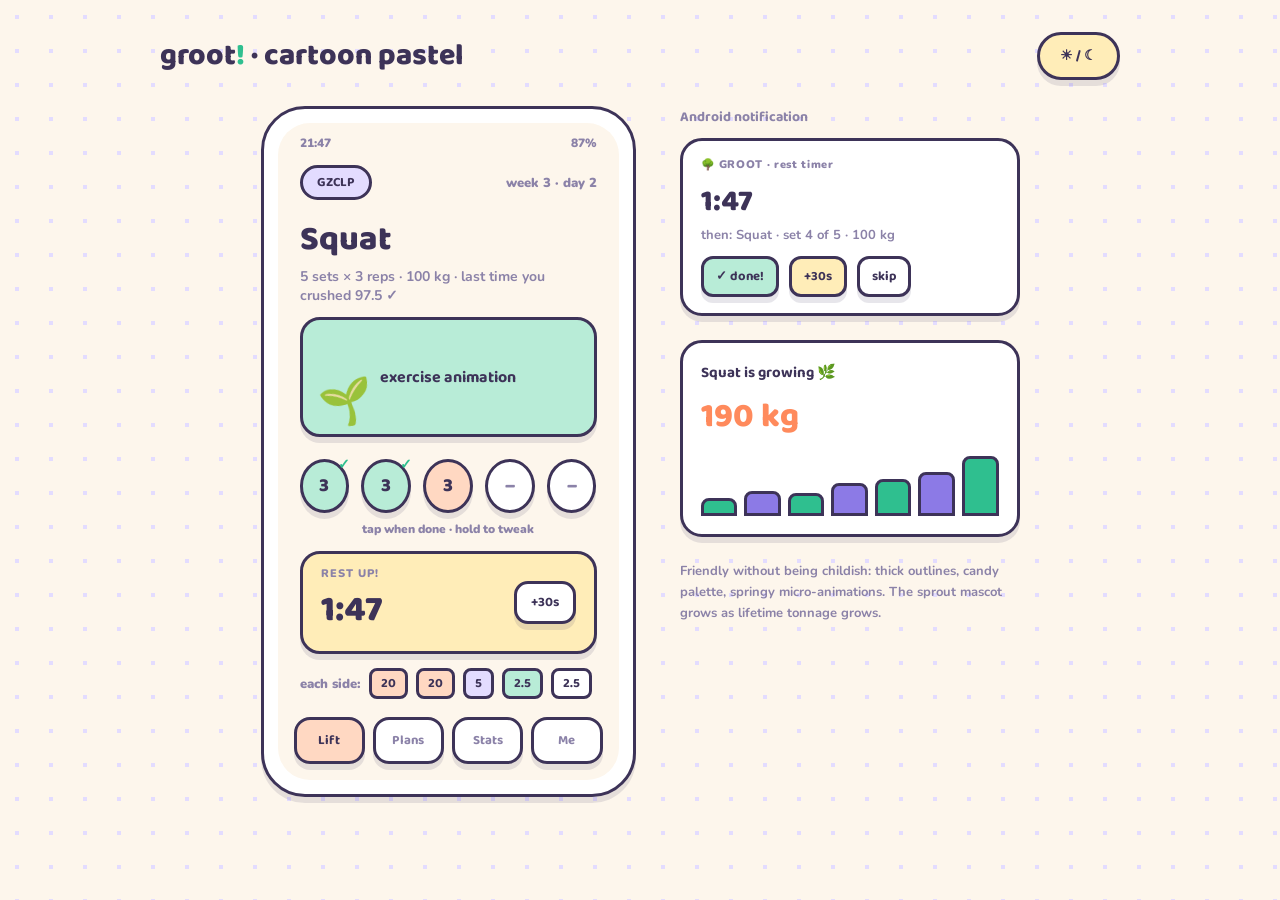
<file: Research/UI/02-cartoon-pastel.html>
<!doctype html>
<html lang="en" data-theme="light">
<head>
<meta charset="utf-8">
<meta name="viewport" content="width=device-width, initial-scale=1">
<title>Groot · Cartoon Pastel</title>
<link rel="preconnect" href="https://fonts.googleapis.com">
<link href="https://fonts.googleapis.com/css2?family=Baloo+2:wght@500;700;800&family=Nunito:wght@500;700;900&display=swap" rel="stylesheet">
<style>
:root{
  --bg:#fdf6ec; --card:#ffffff; --ink:#3d3358; --ink-dim:#8b82a8;
  --mint:#b8ecd7; --mint-deep:#2fbf8f; --peach:#ffd8c2; --peach-deep:#ff8a5c;
  --lav:#e3dcff; --lav-deep:#8c7ae6; --butter:#ffedb8; --butter-deep:#e8a90c;
  --shadow:0 6px 0 rgba(61,51,88,.12); --border:3px solid #3d3358;
}
[data-theme="dark"]{
  --bg:#241f38; --card:#2f2a4a; --ink:#f3efff; --ink-dim:#a79fc9;
  --mint:#1f5c48; --mint-deep:#4fe0ac; --peach:#6b3a26; --peach-deep:#ff9d73;
  --lav:#3d3564; --lav-deep:#a99bf5; --butter:#5c4a12; --butter-deep:#ffcf4d;
  --shadow:0 6px 0 rgba(0,0,0,.35); --border:3px solid #14102a;
}
*{margin:0;padding:0;box-sizing:border-box}
body{background:var(--bg);color:var(--ink);font-family:"Nunito",sans-serif;min-height:100vh;
  display:flex;flex-direction:column;align-items:center;padding:32px 16px 64px;
  background-image:radial-gradient(var(--lav) 2.5px, transparent 2.5px);background-size:34px 34px}
h1,h2,.disp{font-family:"Baloo 2",cursive}
header{width:100%;max-width:960px;display:flex;justify-content:space-between;align-items:center;margin-bottom:26px}
header h1{font-size:30px;font-weight:800}
header h1 span{color:var(--mint-deep)}
.toggle{font-family:"Baloo 2";font-weight:700;font-size:14px;background:var(--butter);color:var(--ink);
  border:var(--border);border-radius:999px;padding:10px 20px;box-shadow:var(--shadow);cursor:pointer}
.toggle:active{transform:translateY(4px);box-shadow:none}
.stage{display:flex;gap:44px;flex-wrap:wrap;justify-content:center;align-items:flex-start}

.phone{width:375px;background:var(--card);border:var(--border);border-radius:44px;padding:14px;box-shadow:var(--shadow)}
.screen{border-radius:32px;overflow:hidden;background:var(--bg)}
.statusbar{display:flex;justify-content:space-between;padding:12px 22px 4px;font-size:12px;font-weight:900;color:var(--ink-dim)}
.appbar{padding:10px 22px 0;display:flex;justify-content:space-between;align-items:center}
.chip{background:var(--lav);color:var(--ink);border:var(--border);border-radius:999px;
  padding:4px 14px;font-family:"Baloo 2";font-weight:700;font-size:13px}
.day{font-weight:900;font-size:13px;color:var(--ink-dim)}
.exname{padding:12px 22px 0;font-size:34px;font-weight:800;font-family:"Baloo 2"}
.exmeta{padding:0 22px 12px;font-size:14px;font-weight:700;color:var(--ink-dim)}
.gif{margin:0 22px;height:120px;background:var(--mint);border:var(--border);border-radius:20px;
  display:flex;align-items:center;justify-content:center;font-family:"Baloo 2";font-weight:700;
  color:var(--ink);box-shadow:var(--shadow);position:relative;overflow:hidden}
.gif .tree{font-size:44px;position:absolute;left:16px;bottom:-6px;transform:rotate(-8deg)}
.sets{display:flex;gap:12px;justify-content:center;padding:22px 22px 8px}
.set{width:54px;height:54px;border-radius:50%;display:flex;align-items:center;justify-content:center;
  font-family:"Baloo 2";font-weight:800;font-size:19px;border:var(--border);background:var(--card);
  color:var(--ink-dim);box-shadow:var(--shadow)}
.set.done{background:var(--mint);color:var(--ink)}
.set.done::after{content:"✓";position:absolute;margin-top:-42px;margin-left:40px;font-size:14px;color:var(--mint-deep)}
.set.active{background:var(--peach);color:var(--ink);animation:boing 1.4s infinite}
@keyframes boing{0%,100%{transform:scale(1)}40%{transform:scale(1.12) rotate(-3deg)}}
.setlabel{text-align:center;font-size:12px;font-weight:900;color:var(--ink-dim);padding-bottom:14px}
.timer{margin:0 22px;background:var(--butter);border:var(--border);border-radius:20px;
  padding:12px 18px;display:flex;align-items:center;justify-content:space-between;box-shadow:var(--shadow)}
.timer .t{font-family:"Baloo 2";font-weight:800;font-size:36px}
.timer .lbl{font-size:11px;font-weight:900;letter-spacing:.1em;color:var(--ink-dim);text-transform:uppercase}
.plus{font-family:"Baloo 2";font-weight:700;background:var(--card);border:var(--border);
  border-radius:14px;padding:8px 14px;box-shadow:var(--shadow);cursor:pointer;color:var(--ink)}
.plus:active{transform:translateY(4px);box-shadow:none}
.plates{margin:14px 22px 4px;display:flex;gap:8px;align-items:center;font-size:13px;font-weight:900;color:var(--ink-dim)}
.plate{border:var(--border);border-radius:8px;padding:2px 9px;font-family:"Baloo 2";font-weight:700;background:var(--card);color:var(--ink)}
.plate.p20{background:var(--peach)} .plate.p5{background:var(--lav)} .plate.p25{background:var(--mint)}
.nav{display:flex;gap:8px;padding:14px 16px 16px}
.nav div{flex:1;text-align:center;padding:10px 0;font-family:"Baloo 2";font-weight:700;font-size:13px;
  border:var(--border);border-radius:16px;background:var(--card);color:var(--ink-dim);box-shadow:var(--shadow)}
.nav .on{background:var(--peach);color:var(--ink)}

.aside{width:340px;display:flex;flex-direction:column;gap:24px}
.label{font-family:"Baloo 2";font-weight:700;font-size:14px;color:var(--ink-dim);margin-bottom:10px}
.notif{background:var(--card);border:var(--border);border-radius:22px;padding:16px 18px;box-shadow:var(--shadow)}
.notif .app{font-size:11px;font-weight:900;color:var(--ink-dim);letter-spacing:.06em;margin-bottom:6px}
.notif .big{font-family:"Baloo 2";font-weight:800;font-size:30px}
.notif .sub{font-size:13px;font-weight:700;color:var(--ink-dim)}
.actions{display:flex;gap:10px;margin-top:12px}
.actions button{font-family:"Baloo 2";font-weight:700;font-size:13px;border:var(--border);border-radius:12px;
  padding:7px 12px;cursor:pointer;box-shadow:var(--shadow);color:var(--ink)}
.actions .a1{background:var(--mint)} .actions .a2{background:var(--butter)} .actions .a3{background:var(--card)}
.stat{background:var(--card);border:var(--border);border-radius:22px;padding:18px;box-shadow:var(--shadow)}
.stat h3{font-family:"Baloo 2";font-weight:700;font-size:15px;margin-bottom:4px}
.stat .val{font-family:"Baloo 2";font-weight:800;font-size:34px;color:var(--peach-deep)}
.bars{display:flex;gap:7px;align-items:flex-end;height:60px;margin-top:12px}
.bars i{flex:1;background:var(--lav-deep);border:var(--border);border-radius:8px 8px 0 0;display:block}
.bars i:nth-child(odd){background:var(--mint-deep)}
.note{font-size:13px;font-weight:700;color:var(--ink-dim);line-height:1.6}
</style>
</head>
<body>
<header>
  <h1>groot<span>!</span> · cartoon pastel</h1>
  <button class="toggle" onclick="document.documentElement.dataset.theme=document.documentElement.dataset.theme==='dark'?'light':'dark'">☀ / ☾</button>
</header>

<div class="stage">
  <div class="phone"><div class="screen">
    <div class="statusbar"><span>21:47</span><span>87%</span></div>
    <div class="appbar"><span class="chip">GZCLP</span><span class="day">week 3 · day 2</span></div>
    <div class="exname">Squat</div>
    <div class="exmeta">5 sets × 3 reps · 100 kg · last time you crushed 97.5 ✓</div>
    <div class="gif"><span class="tree">🌱</span>exercise animation</div>
    <div class="sets">
      <div class="set done">3</div>
      <div class="set done">3</div>
      <div class="set active">3</div>
      <div class="set">–</div>
      <div class="set">–</div>
    </div>
    <div class="setlabel">tap when done · hold to tweak</div>
    <div class="timer">
      <div><div class="lbl">rest up!</div><div class="t disp">1:47</div></div>
      <button class="plus">+30s</button>
    </div>
    <div class="plates">each side:
      <span class="plate p20">20</span><span class="plate p20">20</span>
      <span class="plate p5">5</span><span class="plate p25">2.5</span><span class="plate">2.5</span>
    </div>
    <div class="nav"><div class="on">Lift</div><div>Plans</div><div>Stats</div><div>Me</div></div>
  </div></div>

  <div class="aside">
    <div>
      <div class="label">Android notification</div>
      <div class="notif">
        <div class="app">🌳 GROOT · rest timer</div>
        <div class="big">1:47</div>
        <div class="sub">then: Squat · set 4 of 5 · 100 kg</div>
        <div class="actions"><button class="a1">✓ done!</button><button class="a2">+30s</button><button class="a3">skip</button></div>
      </div>
    </div>
    <div class="stat">
      <h3>Squat is growing 🌿</h3>
      <div class="val">190 kg</div>
      <div class="bars"><i style="height:30%"></i><i style="height:42%"></i><i style="height:38%"></i><i style="height:55%"></i><i style="height:62%"></i><i style="height:74%"></i><i style="height:100%"></i></div>
    </div>
    <p class="note">Friendly without being childish: thick outlines, candy palette, springy micro-animations.
    The sprout mascot grows as lifetime tonnage grows.</p>
  </div>
</div>
</body>
</html>
</file>
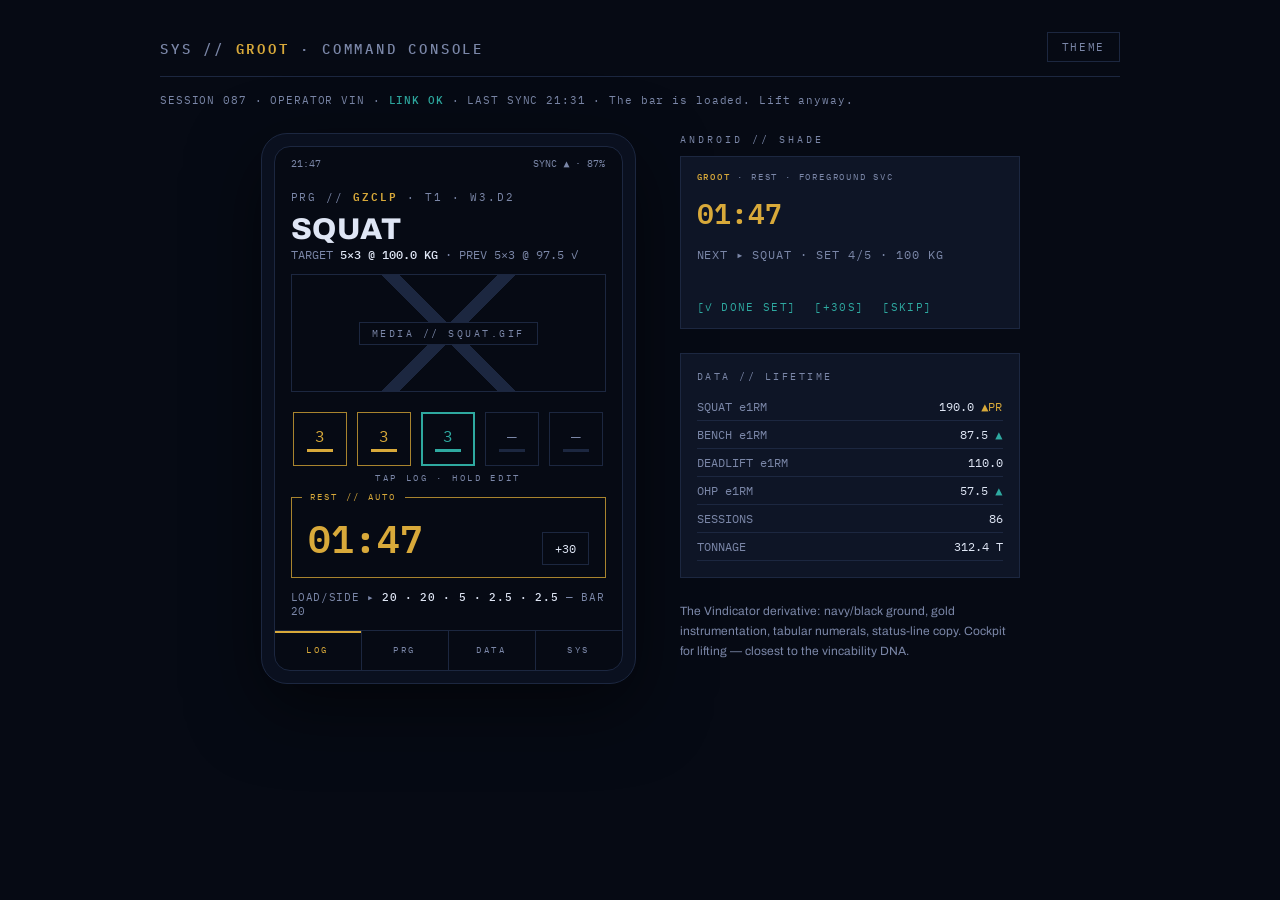
<file: Research/UI/03-command-console.html>
<!doctype html>
<html lang="en" data-theme="dark">
<head>
<meta charset="utf-8">
<meta name="viewport" content="width=device-width, initial-scale=1">
<title>SYS // GROOT — Command Console</title>
<link rel="preconnect" href="https://fonts.googleapis.com">
<link href="https://fonts.googleapis.com/css2?family=Archivo:wght@400;600;800&family=IBM+Plex+Mono:wght@400;500;600&display=swap" rel="stylesheet">
<style>
:root{
  --bg:#060a14; --bg2:#0a101f; --card:#0e1526; --line:#1c2740;
  --ink:#dfe6f5; --dim:#7b87a8;
  --gold:#d8a93a; --gold-soft:#a8842e; --teal:#2ea9a0; --red:#c8543a;
}
[data-theme="light"]{
  --bg:#eef0ea; --bg2:#f7f8f4; --card:#ffffff; --line:#d4d7cc;
  --ink:#171d2b; --dim:#5d6577; --gold:#8a6a14; --gold-soft:#b08d2f; --teal:#177f78; --red:#b04226;
}
*{margin:0;padding:0;box-sizing:border-box}
body{background:var(--bg);color:var(--ink);font-family:"Archivo",sans-serif;min-height:100vh;
  display:flex;flex-direction:column;align-items:center;padding:32px 16px 64px}
.mono{font-family:"IBM Plex Mono",monospace}
header{width:100%;max-width:960px;display:flex;justify-content:space-between;align-items:center;
  margin-bottom:6px;border-bottom:1px solid var(--line);padding-bottom:14px}
header h1{font-family:"IBM Plex Mono",monospace;font-size:14px;font-weight:500;letter-spacing:.2em;color:var(--dim)}
header h1 b{color:var(--gold);font-weight:600}
.toggle{background:none;border:1px solid var(--line);color:var(--dim);padding:7px 14px;
  font-family:"IBM Plex Mono",monospace;font-size:11px;letter-spacing:.15em;cursor:pointer}
.toggle:hover{border-color:var(--gold);color:var(--gold)}
.sub{width:100%;max-width:960px;font-family:"IBM Plex Mono",monospace;font-size:11px;color:var(--dim);
  letter-spacing:.08em;padding:10px 0 26px}
.sub b{color:var(--teal);font-weight:500}
.stage{display:flex;gap:44px;flex-wrap:wrap;justify-content:center;align-items:flex-start}

.phone{width:375px;background:var(--bg2);border:1px solid var(--line);border-radius:26px;padding:12px;
  box-shadow:0 24px 70px rgba(0,0,0,.5)}
.screen{border-radius:16px;overflow:hidden;border:1px solid var(--line);background:var(--bg)}
.statusbar{display:flex;justify-content:space-between;padding:10px 16px 6px;font-size:10px;color:var(--dim);font-family:"IBM Plex Mono",monospace}
.appbar{padding:10px 16px 2px;font-family:"IBM Plex Mono",monospace;font-size:11px;letter-spacing:.18em;color:var(--dim)}
.appbar b{color:var(--gold);font-weight:600}
.exname{padding:6px 16px 0;font-size:30px;font-weight:800;letter-spacing:.02em;text-transform:uppercase}
.exmeta{padding:2px 16px 12px;font-family:"IBM Plex Mono",monospace;font-size:12px;color:var(--dim)}
.exmeta b{color:var(--ink);font-weight:500}
.gif{margin:0 16px;height:118px;border:1px solid var(--line);background:
  linear-gradient(135deg, transparent 48%, var(--line) 48%, var(--line) 52%, transparent 52%),
  linear-gradient(45deg, transparent 48%, var(--line) 48%, var(--line) 52%, transparent 52%);
  display:flex;align-items:center;justify-content:center}
.gif span{background:var(--bg);padding:4px 12px;font-family:"IBM Plex Mono",monospace;font-size:10px;
  letter-spacing:.25em;color:var(--dim);border:1px solid var(--line)}
.sets{display:flex;gap:10px;justify-content:center;padding:20px 16px 6px}
.set{width:54px;height:54px;display:flex;flex-direction:column;align-items:center;justify-content:center;
  font-family:"IBM Plex Mono",monospace;font-size:16px;border:1px solid var(--line);color:var(--dim);gap:3px}
.set i{width:26px;height:3px;background:var(--line)}
.set.done{border-color:var(--gold-soft);color:var(--gold)}
.set.done i{background:var(--gold)}
.set.active{border-color:var(--teal);color:var(--teal);box-shadow:inset 0 0 0 1px var(--teal)}
.set.active i{background:var(--teal);animation:blink 1.1s steps(2) infinite}
@keyframes blink{50%{opacity:.25}}
.setlabel{text-align:center;font-family:"IBM Plex Mono",monospace;font-size:9px;letter-spacing:.3em;color:var(--dim);padding-bottom:14px}
.timer{margin:0 16px;border:1px solid var(--gold-soft);padding:10px 16px;display:flex;align-items:baseline;justify-content:space-between;position:relative}
.timer::before{content:"REST // AUTO";position:absolute;top:-7px;left:10px;background:var(--bg);
  padding:0 8px;font-family:"IBM Plex Mono",monospace;font-size:9px;letter-spacing:.25em;color:var(--gold)}
.timer .t{font-family:"IBM Plex Mono",monospace;font-size:38px;font-weight:600;color:var(--gold);font-variant-numeric:tabular-nums}
.timer .plus{border:1px solid var(--line);background:none;color:var(--ink);padding:8px 12px;
  font-family:"IBM Plex Mono",monospace;font-size:12px;cursor:pointer}
.plates{margin:12px 16px;font-family:"IBM Plex Mono",monospace;font-size:11px;color:var(--dim);letter-spacing:.06em}
.plates b{color:var(--ink);font-weight:500}
.nav{display:flex;border-top:1px solid var(--line);margin-top:12px}
.nav div{flex:1;text-align:center;padding:13px 0 15px;font-family:"IBM Plex Mono",monospace;
  font-size:9px;letter-spacing:.28em;color:var(--dim);border-right:1px solid var(--line)}
.nav div:last-child{border-right:none}
.nav .on{color:var(--gold);box-shadow:inset 0 2px 0 var(--gold)}

.aside{width:340px;display:flex;flex-direction:column;gap:24px}
.label{font-family:"IBM Plex Mono",monospace;font-size:10px;letter-spacing:.3em;color:var(--dim);margin-bottom:10px}
.notif{background:var(--card);border:1px solid var(--line);padding:14px 16px}
.notif .app{font-family:"IBM Plex Mono",monospace;font-size:9px;letter-spacing:.2em;color:var(--dim);margin-bottom:8px}
.notif .app b{color:var(--gold);font-weight:500}
.notif .big{font-family:"IBM Plex Mono",monospace;font-size:28px;font-weight:600;color:var(--gold);font-variant-numeric:tabular-nums}
.notif .sub{font-size:12px;color:var(--dim);margin-top:2px}
.actions{display:flex;gap:18px;margin-top:12px}
.actions button{background:none;border:none;color:var(--teal);font-family:"IBM Plex Mono",monospace;
  font-size:11px;letter-spacing:.12em;cursor:pointer}
.stat{background:var(--card);border:1px solid var(--line);padding:16px}
.stat h3{font-family:"IBM Plex Mono",monospace;font-size:10px;letter-spacing:.25em;color:var(--dim);font-weight:400;margin-bottom:10px}
table{width:100%;border-collapse:collapse;font-family:"IBM Plex Mono",monospace;font-size:12px}
td{padding:6px 0;border-bottom:1px solid var(--line);color:var(--dim)}
td.r{text-align:right;color:var(--ink);font-variant-numeric:tabular-nums}
td .up{color:var(--teal)} td .pr{color:var(--gold)}
.note{font-size:12px;color:var(--dim);line-height:1.65}
</style>
</head>
<body>
<header>
  <h1>SYS // <b>GROOT</b> · COMMAND CONSOLE</h1>
  <button class="toggle" onclick="document.documentElement.dataset.theme=document.documentElement.dataset.theme==='dark'?'light':'dark'">THEME</button>
</header>
<div class="sub">SESSION 087 · OPERATOR VIN · <b>LINK OK</b> · LAST SYNC 21:31 · The bar is loaded. Lift anyway.</div>

<div class="stage">
  <div class="phone"><div class="screen">
    <div class="statusbar"><span>21:47</span><span>SYNC ▲ · 87%</span></div>
    <div class="appbar">PRG // <b>GZCLP</b> · T1 · W3.D2</div>
    <div class="exname">Squat</div>
    <div class="exmeta">TARGET <b>5×3 @ 100.0 KG</b> · PREV 5×3 @ 97.5 ✓</div>
    <div class="gif"><span>MEDIA // SQUAT.GIF</span></div>
    <div class="sets">
      <div class="set done">3<i></i></div>
      <div class="set done">3<i></i></div>
      <div class="set active">3<i></i></div>
      <div class="set">—<i></i></div>
      <div class="set">—<i></i></div>
    </div>
    <div class="setlabel">TAP LOG · HOLD EDIT</div>
    <div class="timer">
      <div class="t">01:47</div>
      <button class="plus">+30</button>
    </div>
    <div class="plates">LOAD/SIDE ▸ <b>20 · 20 · 5 · 2.5 · 2.5</b> — BAR 20</div>
    <div class="nav"><div class="on">LOG</div><div>PRG</div><div>DATA</div><div>SYS</div></div>
  </div></div>

  <div class="aside">
    <div>
      <div class="label">ANDROID // SHADE</div>
      <div class="notif">
        <div class="app"><b>GROOT</b> · REST · FOREGROUND SVC</div>
        <div class="big">01:47</div>
        <div class="sub">NEXT ▸ SQUAT · SET 4/5 · 100 KG</div>
        <div class="actions"><button>[✓ DONE SET]</button><button>[+30S]</button><button>[SKIP]</button></div>
      </div>
    </div>
    <div class="stat">
      <h3>DATA // LIFETIME</h3>
      <table>
        <tr><td>SQUAT e1RM</td><td class="r">190.0 <span class="pr">▲PR</span></td></tr>
        <tr><td>BENCH e1RM</td><td class="r">87.5 <span class="up">▲</span></td></tr>
        <tr><td>DEADLIFT e1RM</td><td class="r">110.0</td></tr>
        <tr><td>OHP e1RM</td><td class="r">57.5 <span class="up">▲</span></td></tr>
        <tr><td>SESSIONS</td><td class="r">86</td></tr>
        <tr><td>TONNAGE</td><td class="r">312.4 T</td></tr>
      </table>
    </div>
    <p class="note">The Vindicator derivative: navy/black ground, gold instrumentation, tabular numerals,
    status-line copy. Cockpit for lifting — closest to the vincability DNA.</p>
  </div>
</div>
</body>
</html>
</file>
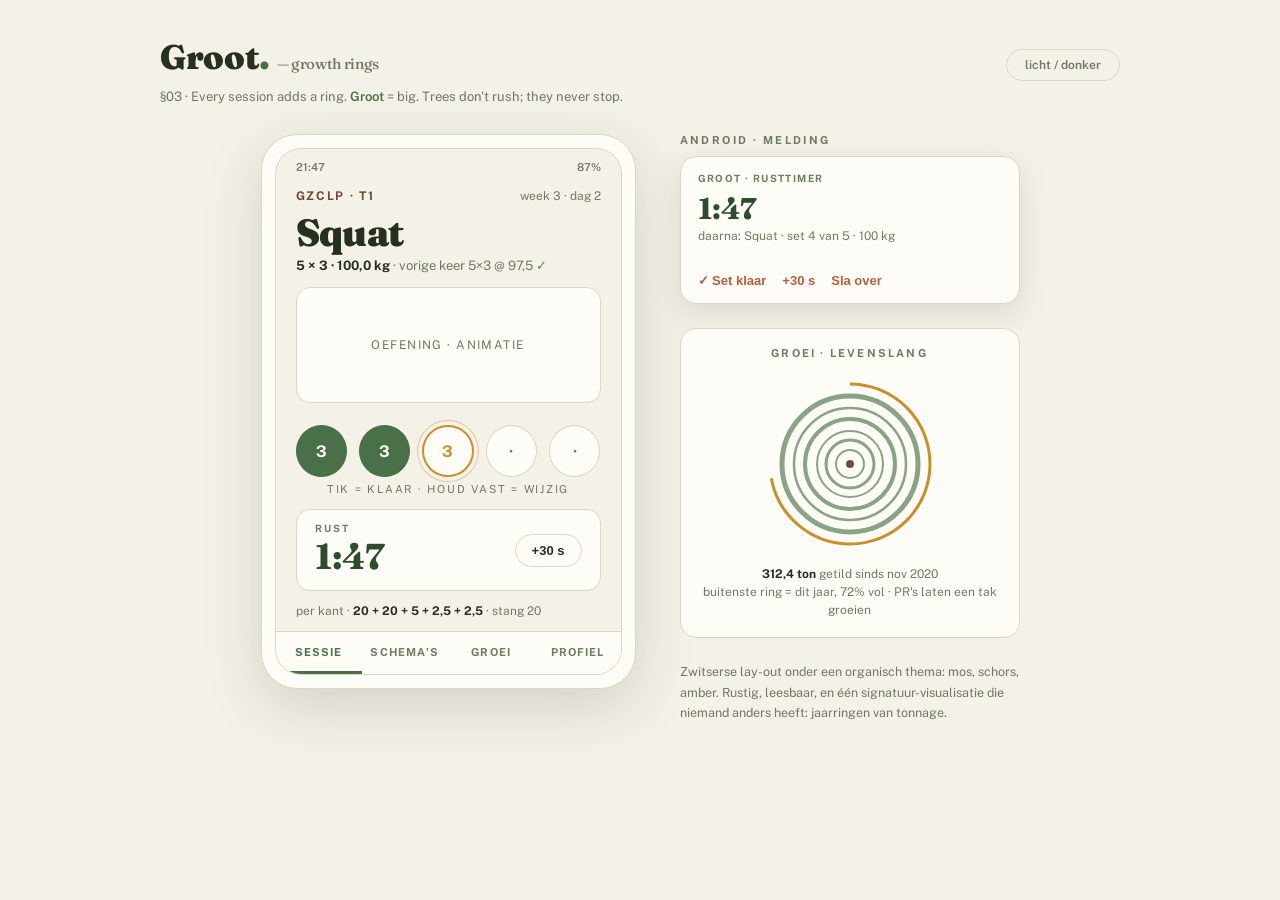
<file: Research/UI/04-growth-rings-v1-dutch.html>
<!doctype html>
<html lang="en" data-theme="light">
<head>
<meta charset="utf-8">
<meta name="viewport" content="width=device-width, initial-scale=1">
<title>Groot — Growth Rings</title>
<link rel="preconnect" href="https://fonts.googleapis.com">
<link href="https://fonts.googleapis.com/css2?family=Fraunces:opsz,wght@9..144,500;9..144,700;9..144,900&family=Public+Sans:wght@400;600;700&display=swap" rel="stylesheet">
<style>
:root{
  --bg:#f4f1e8; --card:#fdfcf7; --line:#ddd6c3;
  --ink:#26301f; --dim:#6f7a63;
  --moss:#4a7048; --moss-deep:#2f4d2e; --bark:#6b4f35; --amber:#c98f2d; --clay:#b45f3c;
  --ring:#8aa385;
}
[data-theme="dark"]{
  --bg:#151a12; --card:#1d2419; --line:#33402c;
  --ink:#e8ead9; --dim:#93a087;
  --moss:#7fb47a; --moss-deep:#a5cf9f; --bark:#c49a6c; --amber:#e0aa4a; --clay:#d97e56;
  --ring:#4a5f45;
}
*{margin:0;padding:0;box-sizing:border-box}
body{background:var(--bg);color:var(--ink);font-family:"Public Sans",sans-serif;min-height:100vh;
  display:flex;flex-direction:column;align-items:center;padding:36px 16px 64px}
.serif{font-family:"Fraunces",serif}
header{width:100%;max-width:960px;display:flex;justify-content:space-between;align-items:baseline;margin-bottom:8px}
header h1{font-family:"Fraunces",serif;font-weight:900;font-size:34px;letter-spacing:-.01em}
header h1 span{color:var(--moss)}
.toggle{background:none;border:1px solid var(--line);color:var(--dim);border-radius:999px;
  padding:8px 18px;font-family:"Public Sans";font-weight:600;font-size:12px;cursor:pointer}
.toggle:hover{border-color:var(--moss);color:var(--moss)}
.sub{width:100%;max-width:960px;font-size:13px;color:var(--dim);margin-bottom:30px}
.sub b{color:var(--moss);font-weight:600}
.stage{display:flex;gap:44px;flex-wrap:wrap;justify-content:center;align-items:flex-start}

.phone{width:375px;background:var(--card);border:1px solid var(--line);border-radius:36px;padding:13px;
  box-shadow:0 18px 60px rgba(38,48,31,.16)}
.screen{border-radius:26px;overflow:hidden;background:var(--bg);border:1px solid var(--line)}
.statusbar{display:flex;justify-content:space-between;padding:12px 20px 4px;font-size:11px;font-weight:600;color:var(--dim)}
.appbar{padding:12px 20px 0;display:flex;justify-content:space-between;align-items:baseline}
.appbar .prog{font-size:12px;font-weight:700;letter-spacing:.14em;color:var(--bark);text-transform:uppercase}
.appbar .day{font-size:12px;color:var(--dim)}
.exname{padding:6px 20px 0;font-family:"Fraunces",serif;font-weight:900;font-size:38px;letter-spacing:-.015em}
.exmeta{padding:2px 20px 14px;font-size:13px;color:var(--dim)}
.exmeta b{color:var(--ink);font-weight:700}
.gif{margin:0 20px;height:116px;border:1px solid var(--line);border-radius:14px;background:var(--card);
  display:flex;align-items:center;justify-content:center;color:var(--dim);font-size:12px;letter-spacing:.12em;text-transform:uppercase}
.sets{display:flex;gap:12px;justify-content:center;padding:22px 20px 6px}
.set{width:52px;height:52px;border-radius:50%;display:flex;align-items:center;justify-content:center;
  font-weight:700;font-size:16px;border:1.5px solid var(--line);color:var(--dim);background:var(--card)}
.set.done{border-color:var(--moss);background:var(--moss);color:var(--card)}
.set.active{border:2px solid var(--amber);color:var(--amber);position:relative}
.set.active::after{content:"";position:absolute;inset:-7px;border:1.5px solid var(--amber);border-radius:50%;opacity:.4;animation:grow 1.8s infinite}
@keyframes grow{0%{transform:scale(.85);opacity:.55}100%{transform:scale(1.12);opacity:0}}
.setlabel{text-align:center;font-size:11px;color:var(--dim);letter-spacing:.16em;text-transform:uppercase;padding-bottom:14px}
.timer{margin:0 20px;border-radius:14px;background:var(--card);border:1px solid var(--line);
  padding:12px 18px;display:flex;align-items:center;justify-content:space-between}
.timer .t{font-family:"Fraunces",serif;font-weight:700;font-size:36px;font-variant-numeric:tabular-nums;color:var(--moss-deep)}
.timer .lbl{font-size:10px;font-weight:700;letter-spacing:.2em;color:var(--dim);text-transform:uppercase}
.plus{background:none;border:1px solid var(--line);border-radius:999px;color:var(--ink);
  padding:8px 16px;font-weight:700;font-size:13px;cursor:pointer}
.plates{margin:13px 20px;font-size:12px;color:var(--dim)}
.plates b{color:var(--ink);font-weight:700}
.nav{display:flex;border-top:1px solid var(--line);margin-top:12px;background:var(--card)}
.nav div{flex:1;text-align:center;padding:14px 0 16px;font-size:11px;font-weight:700;letter-spacing:.1em;color:var(--dim);text-transform:uppercase}
.nav .on{color:var(--moss);box-shadow:inset 0 -3px 0 var(--moss)}

.aside{width:340px;display:flex;flex-direction:column;gap:24px}
.label{font-size:11px;font-weight:700;letter-spacing:.22em;color:var(--dim);text-transform:uppercase;margin-bottom:10px}
.notif{background:var(--card);border:1px solid var(--line);border-radius:16px;padding:15px 17px;
  box-shadow:0 10px 30px rgba(38,48,31,.12)}
.notif .app{font-size:10px;font-weight:700;letter-spacing:.14em;color:var(--dim);text-transform:uppercase;margin-bottom:6px}
.notif .big{font-family:"Fraunces",serif;font-weight:700;font-size:30px;color:var(--moss-deep)}
.notif .sub{font-size:12px;color:var(--dim);margin-top:2px}
.actions{display:flex;gap:16px;margin-top:12px}
.actions button{background:none;border:none;color:var(--clay);font-weight:700;font-size:13px;cursor:pointer;padding:0}
.stat{background:var(--card);border:1px solid var(--line);border-radius:16px;padding:18px;text-align:center}
.stat h3{font-size:11px;font-weight:700;letter-spacing:.2em;color:var(--dim);text-transform:uppercase;margin-bottom:4px}
.rings{margin:6px auto 2px}
.stat .cap{font-size:12px;color:var(--dim);line-height:1.5}
.stat .cap b{color:var(--ink)}
.note{font-size:12.5px;color:var(--dim);line-height:1.65}
</style>
</head>
<body>
<header>
  <h1>Groot<span>.</span> <small style="font-size:15px;font-weight:500;color:var(--dim)">— growth rings</small></h1>
  <button class="toggle" onclick="document.documentElement.dataset.theme=document.documentElement.dataset.theme==='dark'?'light':'dark'">licht / donker</button>
</header>
<div class="sub">§03 · Every session adds a ring. <b>Groot</b> = big. Trees don't rush; they never stop.</div>

<div class="stage">
  <div class="phone"><div class="screen">
    <div class="statusbar"><span>21:47</span><span>87%</span></div>
    <div class="appbar"><span class="prog">GZCLP · T1</span><span class="day">week 3 · dag 2</span></div>
    <div class="exname">Squat</div>
    <div class="exmeta"><b>5 × 3 · 100,0 kg</b> · vorige keer 5×3 @ 97,5 ✓</div>
    <div class="gif">oefening · animatie</div>
    <div class="sets">
      <div class="set done">3</div>
      <div class="set done">3</div>
      <div class="set active">3</div>
      <div class="set">·</div>
      <div class="set">·</div>
    </div>
    <div class="setlabel">tik = klaar · houd vast = wijzig</div>
    <div class="timer">
      <div><div class="lbl">rust</div><div class="t">1:47</div></div>
      <button class="plus">+30 s</button>
    </div>
    <div class="plates">per kant · <b>20 + 20 + 5 + 2,5 + 2,5</b> · stang 20</div>
    <div class="nav"><div class="on">Sessie</div><div>Schema's</div><div>Groei</div><div>Profiel</div></div>
  </div></div>

  <div class="aside">
    <div>
      <div class="label">Android · melding</div>
      <div class="notif">
        <div class="app">Groot · rusttimer</div>
        <div class="big">1:47</div>
        <div class="sub">daarna: Squat · set 4 van 5 · 100 kg</div>
        <div class="actions"><button>✓ Set klaar</button><button>+30 s</button><button>Sla over</button></div>
      </div>
    </div>
    <div class="stat">
      <h3>Groei · levenslang</h3>
      <svg class="rings" width="190" height="190" viewBox="0 0 190 190">
        <g fill="none" stroke="var(--ring)" stroke-width="2">
          <circle cx="95" cy="95" r="14"/>
          <circle cx="95" cy="95" r="24" stroke-width="3"/>
          <circle cx="95" cy="95" r="33"/>
          <circle cx="95" cy="95" r="45" stroke-width="4"/>
          <circle cx="95" cy="95" r="56" stroke-width="2.5"/>
          <circle cx="95" cy="95" r="68" stroke-width="5"/>
        </g>
        <circle cx="95" cy="95" r="80" fill="none" stroke="var(--amber)" stroke-width="3"
          stroke-dasharray="502" stroke-dashoffset="140" transform="rotate(-90 95 95)"/>
        <circle cx="95" cy="95" r="4" fill="var(--bark)"/>
        <text x="95" y="99" text-anchor="middle" font-family="Fraunces,serif" font-size="0"> </text>
      </svg>
      <div class="cap"><b>312,4 ton</b> getild sinds nov 2020<br>buitenste ring = dit jaar, 72% vol · PR's laten een tak groeien</div>
    </div>
    <p class="note">Zwitserse lay-out onder een organisch thema: mos, schors, amber. Rustig, leesbaar,
    en één signatuur-visualisatie die niemand anders heeft: jaarringen van tonnage.</p>
  </div>
</div>
</body>
</html>
</file>
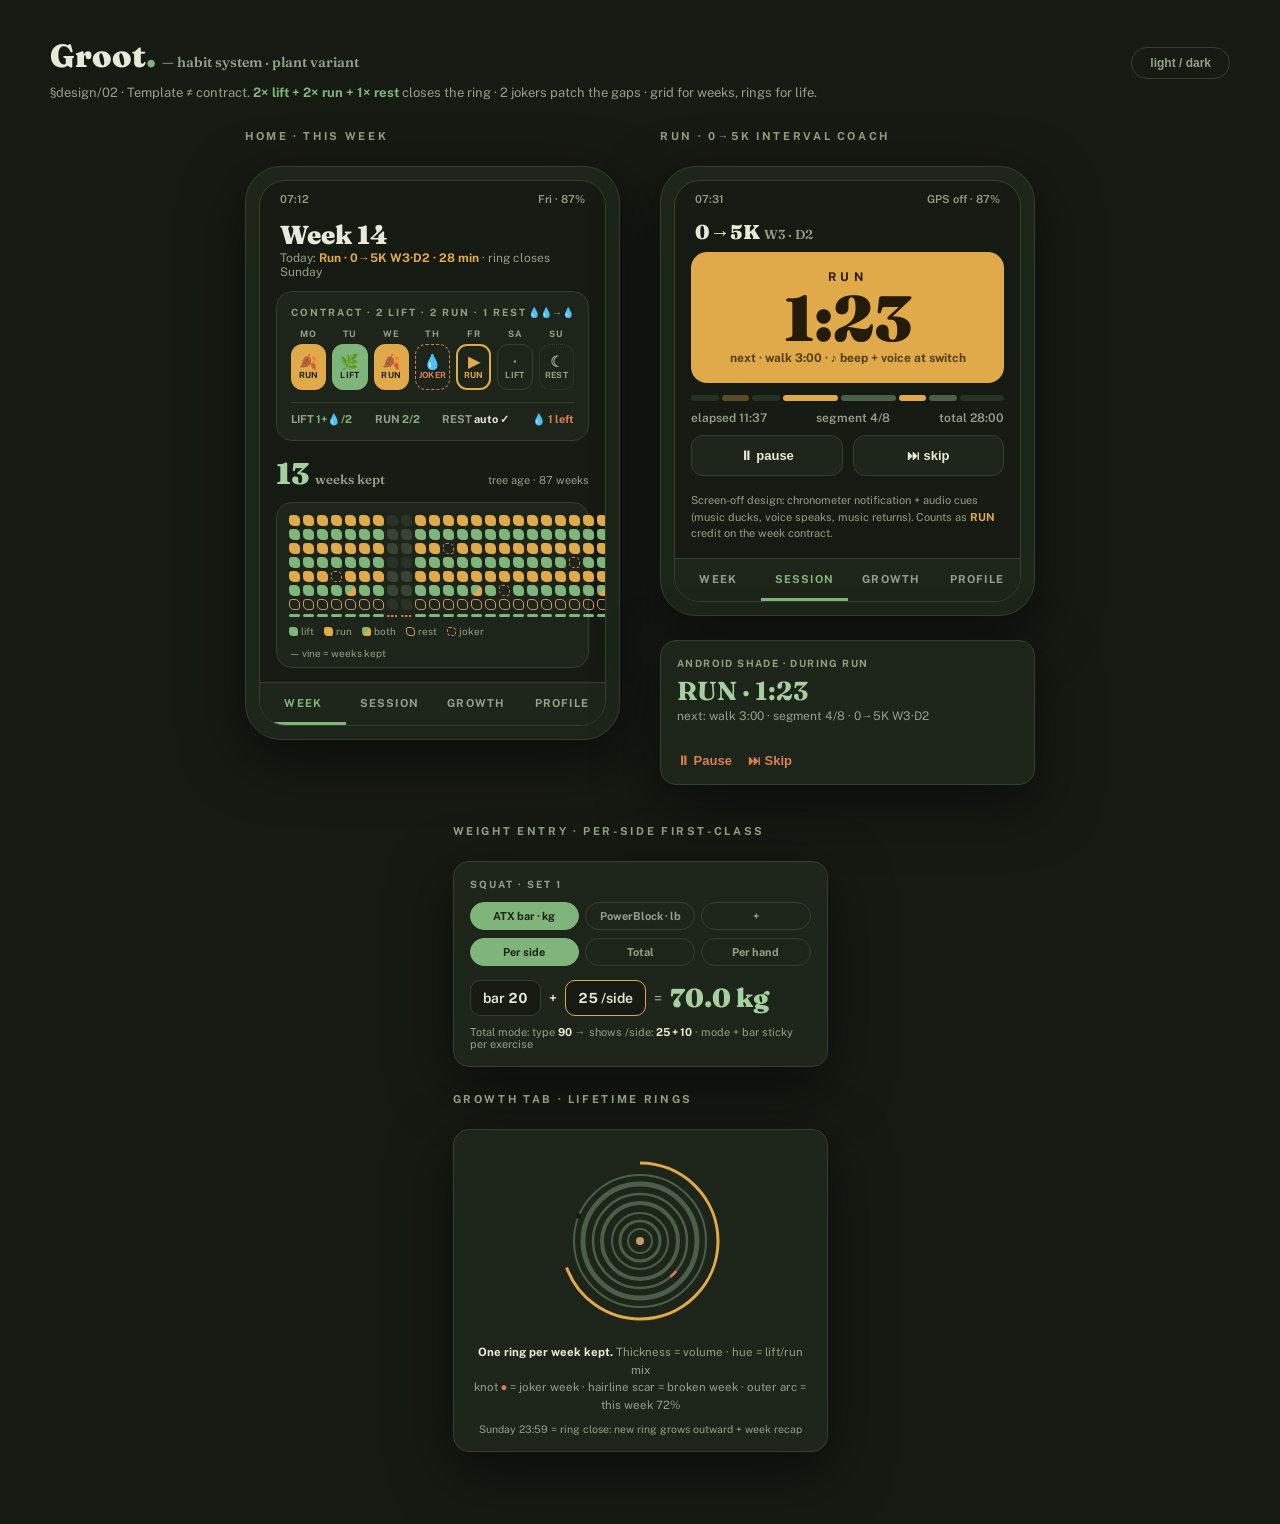
<file: Research/UI/habit-rings-plants.html>
<!doctype html>
<html lang="en" data-theme="dark">
<head>
<meta charset="utf-8">
<meta name="viewport" content="width=device-width, initial-scale=1">
<title>Groot — Habit System (plant variant)</title>
<link rel="preconnect" href="https://fonts.googleapis.com">
<link href="https://fonts.googleapis.com/css2?family=Fraunces:opsz,wght@9..144,500;9..144,700;9..144,900&family=Public+Sans:wght@400;600;700&display=swap" rel="stylesheet">
<style>
:root, [data-theme="light"]{
  --bg:#f4f1e8; --card:#fdfcf7; --line:#ddd6c3;
  --ink:#26301f; --dim:#6f7a63;
  --moss:#4a7048; --moss-deep:#2f4d2e; --bark:#6b4f35; --amber:#c98f2d; --clay:#b45f3c;
  --ring:#8aa385; --wither:#c9c2ae; --shadow:0 18px 60px rgba(38,48,31,.14);
}
[data-theme="dark"]{
  --bg:#151a12; --card:#1d2419; --line:#33402c;
  --ink:#e8ead9; --dim:#93a087;
  --moss:#7fb47a; --moss-deep:#a5cf9f; --bark:#c49a6c; --amber:#e0aa4a; --clay:#d97e56;
  --ring:#4a5f45; --wither:#3a4234; --shadow:0 18px 60px rgba(0,0,0,.5);
}
*{margin:0;padding:0;box-sizing:border-box}
body{background:var(--bg);color:var(--ink);font-family:"Public Sans",sans-serif;min-height:100vh;
  display:flex;flex-direction:column;align-items:center;padding:36px 16px 72px;transition:background .3s}
.serif{font-family:"Fraunces",serif}
header{width:100%;max-width:1180px;display:flex;justify-content:space-between;align-items:baseline;margin-bottom:6px}
header h1{font-family:"Fraunces",serif;font-weight:900;font-size:32px}
header h1 span{color:var(--moss)}
.toggle{background:none;border:1px solid var(--line);color:var(--dim);border-radius:999px;
  padding:8px 18px;font-weight:600;font-size:12px;cursor:pointer}
.toggle:hover{border-color:var(--moss);color:var(--moss)}
.sub{width:100%;max-width:1180px;font-size:13px;color:var(--dim);margin-bottom:30px}
.sub b{color:var(--moss)}
.stage{display:flex;gap:40px;flex-wrap:wrap;justify-content:center;align-items:flex-start;max-width:1180px}
.col{display:flex;flex-direction:column;gap:24px;width:375px}
.label{font-size:11px;font-weight:700;letter-spacing:.24em;color:var(--dim);text-transform:uppercase}

/* ============ phone ============ */
.phone{background:var(--card);border:1px solid var(--line);border-radius:36px;padding:13px;box-shadow:var(--shadow)}
.screen{border-radius:26px;overflow:hidden;background:var(--bg);border:1px solid var(--line)}
.statusbar{display:flex;justify-content:space-between;padding:12px 20px 4px;font-size:11px;font-weight:600;color:var(--dim)}
.htitle{padding:10px 20px 0;font-family:"Fraunces",serif;font-weight:900;font-size:26px}
.hsub{padding:0 20px 12px;font-size:12px;color:var(--dim)}
.hsub b{color:var(--amber);font-weight:700}

/* contract card */
.contract{margin:0 16px;background:var(--card);border:1px solid var(--line);border-radius:16px;padding:14px}
.contract h4{font-size:10px;font-weight:700;letter-spacing:.2em;color:var(--dim);text-transform:uppercase;margin-bottom:10px;display:flex;justify-content:space-between}
.contract h4 .jokers{letter-spacing:0}
.days{display:flex;gap:6px}
.day{flex:1;text-align:center}
.day .dn{font-size:9px;font-weight:700;color:var(--dim);letter-spacing:.08em;margin-bottom:5px}
.slot{height:46px;border-radius:11px;border:1.5px solid var(--line);display:flex;flex-direction:column;
  align-items:center;justify-content:center;gap:1px;font-size:8.5px;font-weight:700;letter-spacing:.04em;color:var(--dim)}
.slot .ic{font-size:15px;line-height:1}
.slot.wl{background:var(--moss);border-color:var(--moss);color:var(--card)}
.slot.run{background:var(--amber);border-color:var(--amber);color:var(--card)}
.slot.joker{border-color:var(--clay);color:var(--clay);border-style:dashed}
.slot.today{border:2px solid var(--amber);color:var(--amber);animation:pulse 1.8s infinite}
@keyframes pulse{0%,100%{box-shadow:0 0 0 0 transparent}50%{box-shadow:0 0 0 5px rgba(224,170,74,.15)}}
.slot.rest{border-style:dotted}
.meter{display:flex;gap:14px;margin-top:12px;padding-top:10px;border-top:1px solid var(--line);
  font-size:11px;font-weight:700;color:var(--dim);justify-content:space-between}
.meter b{color:var(--ink)}
.meter .ok{color:var(--moss)}
.meter .warn{color:var(--clay)}

/* streak + grid */
.streak{margin:14px 16px 0;display:flex;align-items:baseline;justify-content:space-between}
.streak .n{font-family:"Fraunces",serif;font-weight:900;font-size:30px;color:var(--moss-deep)}
.streak .n small{font-size:13px;color:var(--dim);font-weight:600}
.streak .age{font-size:11px;color:var(--dim)}
.grid{margin:10px 16px 6px;background:var(--card);border:1px solid var(--line);border-radius:16px;padding:12px 12px 8px}
.gridrows{display:grid;grid-template-rows:repeat(7,1fr);grid-auto-flow:column;gap:3px;justify-content:start}
.cell{width:11px;height:11px;border-radius:3px 5px 3px 5px;background:var(--wither);opacity:0;animation:sprout .3s forwards}
@keyframes sprout{from{transform:scale(.3);opacity:0}to{transform:scale(1);opacity:1}}
.cell.wl{background:var(--moss)} .cell.run{background:var(--amber)}
.cell.both{background:linear-gradient(135deg,var(--moss) 49%,var(--amber) 51%)}
.cell.rest{background:transparent;border:1.5px solid var(--bark)}
.cell.joker{background:transparent;border:1.5px dashed var(--clay)}
.cell.dead{background:var(--wither);opacity:.45 !important}
.vine{display:grid;grid-auto-flow:column;gap:3px;margin-top:4px;justify-content:start}
.vine i{width:11px;height:3px;border-radius:2px;background:var(--moss);display:block}
.vine i.gap{background:transparent;border-top:2px dotted var(--clay);height:0;margin-top:1px}
.gridcap{font-size:10px;color:var(--dim);margin-top:8px;display:flex;gap:10px;flex-wrap:wrap}
.gridcap i{display:inline-block;width:9px;height:9px;border-radius:2px 4px 2px 4px;margin-right:3px;vertical-align:-1px}
.nav{display:flex;border-top:1px solid var(--line);margin-top:14px;background:var(--card)}
.nav div{flex:1;text-align:center;padding:14px 0 16px;font-size:11px;font-weight:700;letter-spacing:.1em;color:var(--dim);text-transform:uppercase}
.nav .on{color:var(--moss);box-shadow:inset 0 -3px 0 var(--moss)}

/* ============ run screen ============ */
.runstate{margin:8px 16px 0;border-radius:16px;background:var(--amber);color:#241c08;padding:18px;text-align:center}
.runstate .st{font-size:12px;font-weight:700;letter-spacing:.34em}
.runstate .t{font-family:"Fraunces",serif;font-weight:900;font-size:64px;line-height:1.05;font-variant-numeric:tabular-nums}
.runstate .nxt{font-size:12px;font-weight:700;opacity:.75}
.segbar{display:flex;gap:3px;margin:12px 16px 0}
.segbar i{height:6px;border-radius:3px;flex-grow:1}
.segbar .w{background:var(--ring)} .segbar .r{background:var(--amber)}
.segbar .done{opacity:.35}
.runmeta{margin:10px 16px;display:flex;justify-content:space-between;font-size:12px;color:var(--dim);font-weight:600}
.runbtns{display:flex;gap:10px;margin:4px 16px 16px}
.runbtns button{flex:1;padding:12px 0;border-radius:12px;border:1px solid var(--line);background:var(--card);
  color:var(--ink);font-weight:700;font-size:13px;cursor:pointer}

/* ============ side widgets ============ */
.widget{background:var(--card);border:1px solid var(--line);border-radius:16px;padding:16px;box-shadow:var(--shadow)}
.widget h4{font-size:10px;font-weight:700;letter-spacing:.2em;color:var(--dim);text-transform:uppercase;margin-bottom:12px}
.modes{display:flex;gap:6px;margin-bottom:14px}
.modes span{flex:1;text-align:center;font-size:11px;font-weight:700;padding:7px 0;border-radius:999px;border:1px solid var(--line);color:var(--dim)}
.modes .on{background:var(--moss);border-color:var(--moss);color:var(--card)}
.entry{display:flex;align-items:center;gap:8px;font-size:14px;font-weight:600}
.chip{border:1px solid var(--line);border-radius:10px;padding:9px 12px;background:var(--bg)}
.chip b{font-variant-numeric:tabular-nums}
.chip.sel{border-color:var(--amber)}
.eq{color:var(--dim)}
.total{font-family:"Fraunces",serif;font-weight:900;font-size:26px;color:var(--moss-deep)}
.hint{font-size:11px;color:var(--dim);margin-top:10px}
.hint b{color:var(--ink)}
.notif .app{font-size:10px;font-weight:700;letter-spacing:.14em;color:var(--dim);text-transform:uppercase;margin-bottom:6px}
.notif .big{font-family:"Fraunces",serif;font-weight:700;font-size:26px;color:var(--moss-deep)}
.notif .sub{font-size:12px;color:var(--dim);margin-top:2px}
.actions{display:flex;gap:16px;margin-top:10px}
.actions button{background:none;border:none;color:var(--clay);font-weight:700;font-size:13px;cursor:pointer;padding:0}
.ringcard{text-align:center}
.ringcap{font-size:11.5px;color:var(--dim);line-height:1.55;margin-top:4px}
.ringcap b{color:var(--ink)}
.legend{font-size:10.5px;color:var(--dim);margin-top:8px}
</style>
</head>
<body>
<header>
  <h1>Groot<span>.</span> <small style="font-size:14px;font-weight:600;color:var(--dim)">— habit system · plant variant</small></h1>
  <button class="toggle" onclick="document.documentElement.dataset.theme=document.documentElement.dataset.theme==='dark'?'light':'dark'">light / dark</button>
</header>
<div class="sub">§design/02 · Template ≠ contract. <b>2× lift + 2× run + 1× rest</b> closes the ring · 2 jokers patch the gaps · grid for weeks, rings for life.</div>

<div class="stage">

  <!-- COLUMN 1: home / this week -->
  <div class="col">
    <div class="label">Home · this week</div>
    <div class="phone"><div class="screen">
      <div class="statusbar"><span>07:12</span><span>Fri · 87%</span></div>
      <div class="htitle">Week 14</div>
      <div class="hsub">Today: <b>Run · 0→5K W3·D2 · 28 min</b> · ring closes Sunday</div>

      <div class="contract">
        <h4><span>Contract · 2 lift · 2 run · 1 rest</span><span class="jokers">💧💧→💧</span></h4>
        <div class="days">
          <div class="day"><div class="dn">MO</div><div class="slot run"><span class="ic">🍂</span>RUN</div></div>
          <div class="day"><div class="dn">TU</div><div class="slot wl"><span class="ic">🌿</span>LIFT</div></div>
          <div class="day"><div class="dn">WE</div><div class="slot run"><span class="ic">🍂</span>RUN</div></div>
          <div class="day"><div class="dn">TH</div><div class="slot joker"><span class="ic">💧</span>JOKER</div></div>
          <div class="day"><div class="dn">FR</div><div class="slot today"><span class="ic">▶</span>RUN</div></div>
          <div class="day"><div class="dn">SA</div><div class="slot"><span class="ic">·</span>LIFT</div></div>
          <div class="day"><div class="dn">SU</div><div class="slot rest"><span class="ic">☾</span>REST</div></div>
        </div>
        <div class="meter">
          <span>LIFT <b class="ok">1+💧/2</b></span>
          <span>RUN <b class="ok">2/2</b></span>
          <span>REST <b>auto ✓</b></span>
          <span class="warn">💧 1 left</span>
        </div>
      </div>

      <div class="streak">
        <div class="n">13 <small>weeks kept</small></div>
        <div class="age">tree age · 87 weeks</div>
      </div>

      <div class="grid">
        <div class="gridrows" id="grid"></div>
        <div class="vine" id="vine"></div>
        <div class="gridcap">
          <span><i style="background:var(--moss)"></i>lift</span>
          <span><i style="background:var(--amber)"></i>run</span>
          <span><i style="background:linear-gradient(135deg,var(--moss) 49%,var(--amber) 51%)"></i>both</span><!-- geometric legend, no leaf shapes -->
          <span><i style="border:1.5px solid var(--bark)"></i>rest</span>
          <span><i style="border:1.5px dashed var(--clay)"></i>joker</span>
          <span>— vine = weeks kept</span>
        </div>
      </div>

      <div class="nav"><div class="on">Week</div><div>Session</div><div>Growth</div><div>Profile</div></div>
    </div></div>
  </div>

  <!-- COLUMN 2: run screen -->
  <div class="col">
    <div class="label">Run · 0→5K interval coach</div>
    <div class="phone"><div class="screen">
      <div class="statusbar"><span>07:31</span><span>GPS off · 87%</span></div>
      <div class="htitle" style="font-size:20px">0→5K <span style="color:var(--dim);font-weight:600;font-size:13px">W3 · D2</span></div>
      <div class="runstate">
        <div class="st">RUN</div>
        <div class="t">1:23</div>
        <div class="nxt">next · walk 3:00 · ♪ beep + voice at switch</div>
      </div>
      <div class="segbar">
        <i class="w done"></i><i class="r done"></i><i class="w done"></i><i class="r" style="flex-grow:2"></i><i class="w" style="flex-grow:2"></i><i class="r"></i><i class="w"></i><i class="w done" style="flex-grow:1.6"></i>
      </div>
      <div class="runmeta"><span>elapsed 11:37</span><span>segment 4/8</span><span>total 28:00</span></div>
      <div class="runbtns"><button>⏸ pause</button><button>⏭ skip</button></div>
      <div style="margin:0 16px 16px;font-size:11px;color:var(--dim);line-height:1.5">
        Screen-off design: chronometer notification + audio cues (music ducks, voice speaks, music returns).
        Counts as <b style="color:var(--amber)">RUN</b> credit on the week contract.
      </div>
      <div class="nav"><div>Week</div><div class="on">Session</div><div>Growth</div><div>Profile</div></div>
    </div></div>

    <div class="widget notif">
      <div class="app">Android shade · during run</div>
      <div class="big">RUN · 1:23</div>
      <div class="sub">next: walk 3:00 · segment 4/8 · 0→5K W3·D2</div>
      <div class="actions"><button>⏸ Pause</button><button>⏭ Skip</button></div>
    </div>
  </div>

  <!-- COLUMN 3: weight entry + rings -->
  <div class="col">
    <div class="label">Weight entry · per-side first-class</div>
    <div class="widget">
      <h4>Squat · set 1</h4>
      <div class="modes" style="margin-bottom:8px"><span class="on">ATX bar · kg</span><span>PowerBlock · lb</span><span>+</span></div>
      <div class="modes"><span class="on">Per side</span><span>Total</span><span>Per hand</span></div>
      <div class="entry">
        <span class="chip">bar <b>20</b></span>
        <span>+</span>
        <span class="chip sel"><b>25</b> /side</span>
        <span class="eq">=</span>
        <span class="total">70.0 kg</span>
      </div>
      <div class="hint">Total mode: type <b>90</b> → shows /side: <b>25 + 10</b> · mode + bar sticky per exercise</div>
    </div>

    <div class="label" style="margin-top:2px">Growth tab · lifetime rings</div>
    <div class="widget ringcard">
      <svg width="190" height="190" viewBox="0 0 190 190">
        <g fill="none" stroke="var(--ring)" stroke-width="2">
          <circle cx="95" cy="95" r="12"/><circle cx="95" cy="95" r="20" stroke-width="3"/>
          <circle cx="95" cy="95" r="28"/><circle cx="95" cy="95" r="38" stroke-width="4"/>
          <circle cx="95" cy="95" r="47" stroke-width="2.5"/><circle cx="95" cy="95" r="57" stroke-width="5"/>
          <circle cx="95" cy="95" r="66" stroke-width="2"/>
        </g>
        <!-- knot = joker week, gap = scar -->
        <circle cx="95" cy="95" r="47" fill="none" stroke="var(--clay)" stroke-width="2.5" stroke-dasharray="8 287" transform="rotate(40 95 95)"/>
        <circle cx="95" cy="95" r="66" fill="none" stroke="var(--bg)" stroke-width="4" stroke-dasharray="5 410" transform="rotate(200 95 95)"/>
        <circle cx="95" cy="95" r="78" fill="none" stroke="var(--amber)" stroke-width="3"
          stroke-dasharray="490" stroke-dashoffset="150" transform="rotate(-90 95 95)"/>
        <circle cx="95" cy="95" r="4" fill="var(--bark)"/>
      </svg>
      <div class="ringcap"><b>One ring per week kept.</b> Thickness = volume · hue = lift/run mix<br>
      knot <span style="color:var(--clay)">●</span> = joker week · hairline scar = broken week · outer arc = this week 72%</div>
      <div class="legend">Sunday 23:59 = ring close: new ring grows outward + week recap</div>
    </div>
  </div>
</div>

<script>
// season grid: 26 weeks × 7 days, botanical github-style
const weeks = 26, grid = document.getElementById('grid'), vine = document.getElementById('vine');
// deterministic pattern: mostly kept weeks, one dead stretch, jokers sprinkled
const deadWeeks = [7,8]; const jokerDays = {3:4,11:2,15:5,20:3,24:3};
const plan = ['run','wl','run','wl','run','wl','rest']; // Mon..Sun template
let d = 0;
for (let w = 0; w < weeks; w++) {
  for (let day = 0; day < 7; day++) {
    const c = document.createElement('i');
    let cls = 'cell';
    if (deadWeeks.includes(w)) { cls += (day%3==0) ? ' dead' : ''; }
    else if (jokerDays[w] === day) cls += ' joker';
    else if (plan[day] === 'rest') cls += ' rest';
    else if (w % 9 === 4 && day === 5) cls += ' both';
    else cls += ' ' + plan[day];
    c.className = cls;
    c.style.animationDelay = (d++ * 6) + 'ms';
    grid.appendChild(c);
  }
  const v = document.createElement('i');
  if (deadWeeks.includes(w)) v.className = 'gap';
  vine.appendChild(v);
}
</script>
</body>
</html>
</file>
